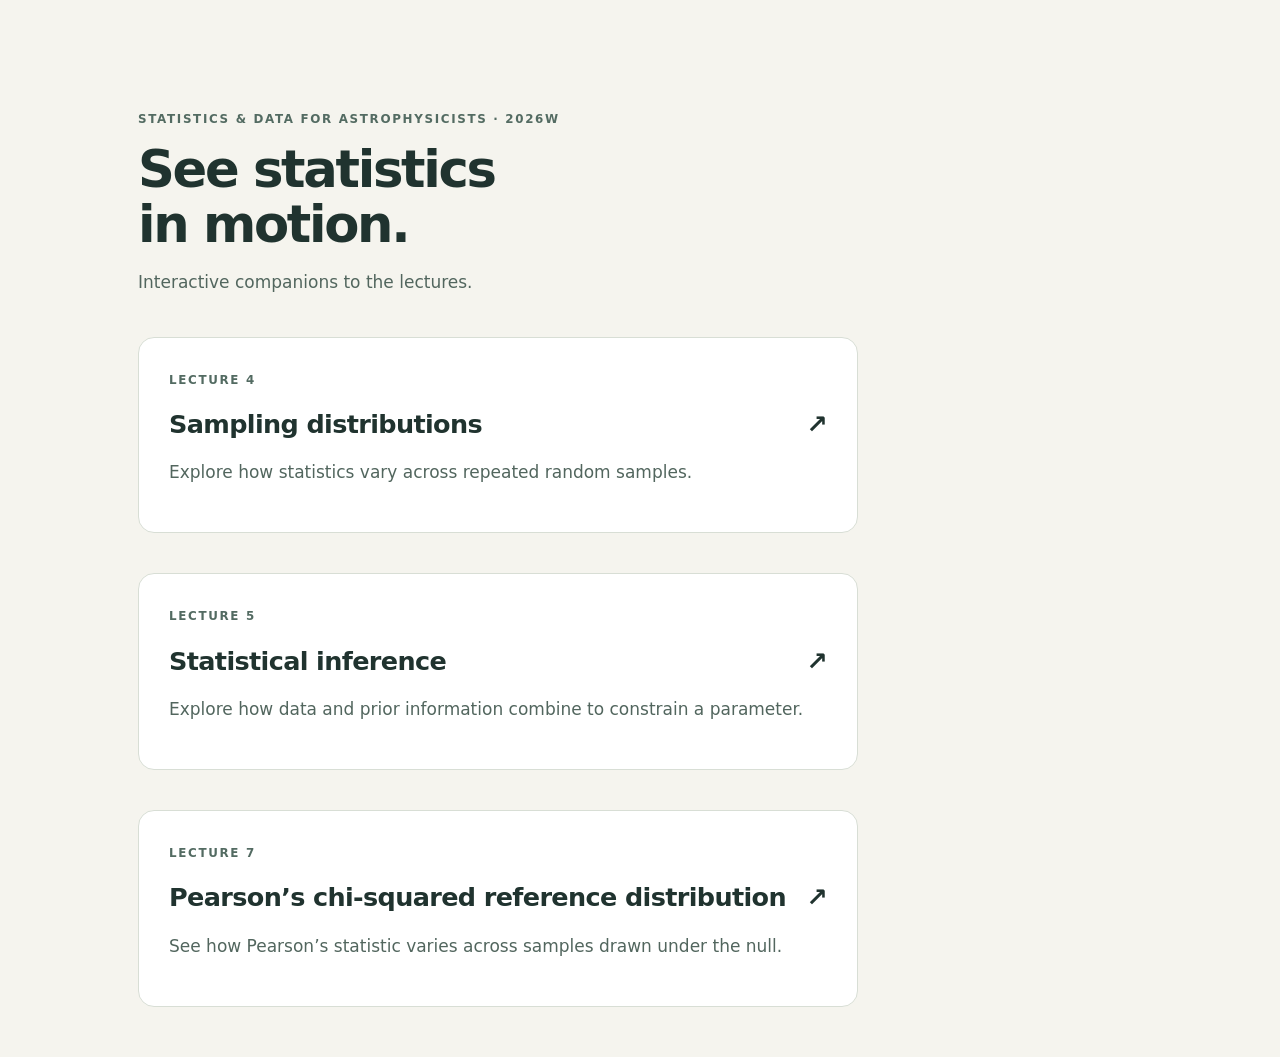
<file: index.html>
<!doctype html><html lang="en"><meta charset="utf-8"><meta name="viewport" content="width=device-width,initial-scale=1"><title>STA · Interactive visualisations</title><link rel="stylesheet" href="style.css"><main class="home"><p class="eyebrow">STATISTICS & DATA FOR ASTROPHYSICISTS · 2026W</p><h1>See statistics<br>in motion.</h1><p class="intro">Interactive companions to the lectures.</p><a class="card" href="lecture-4/"><span class="eyebrow">LECTURE 4</span><h2>Sampling distributions <span aria-hidden="true">↗</span></h2><p>Explore how statistics vary across repeated random samples.</p></a><a class="card" href="lecture-5/"><span class="eyebrow">LECTURE 5</span><h2>Statistical inference <span aria-hidden="true">↗</span></h2><p>Explore how data and prior information combine to constrain a parameter.</p></a><a class="card" href="lecture-7/"><span class="eyebrow">LECTURE 7</span><h2>Pearson’s chi-squared reference distribution <span aria-hidden="true">↗</span></h2><p>See how Pearson’s statistic varies across samples drawn under the null.</p></a></main></html>
</file>
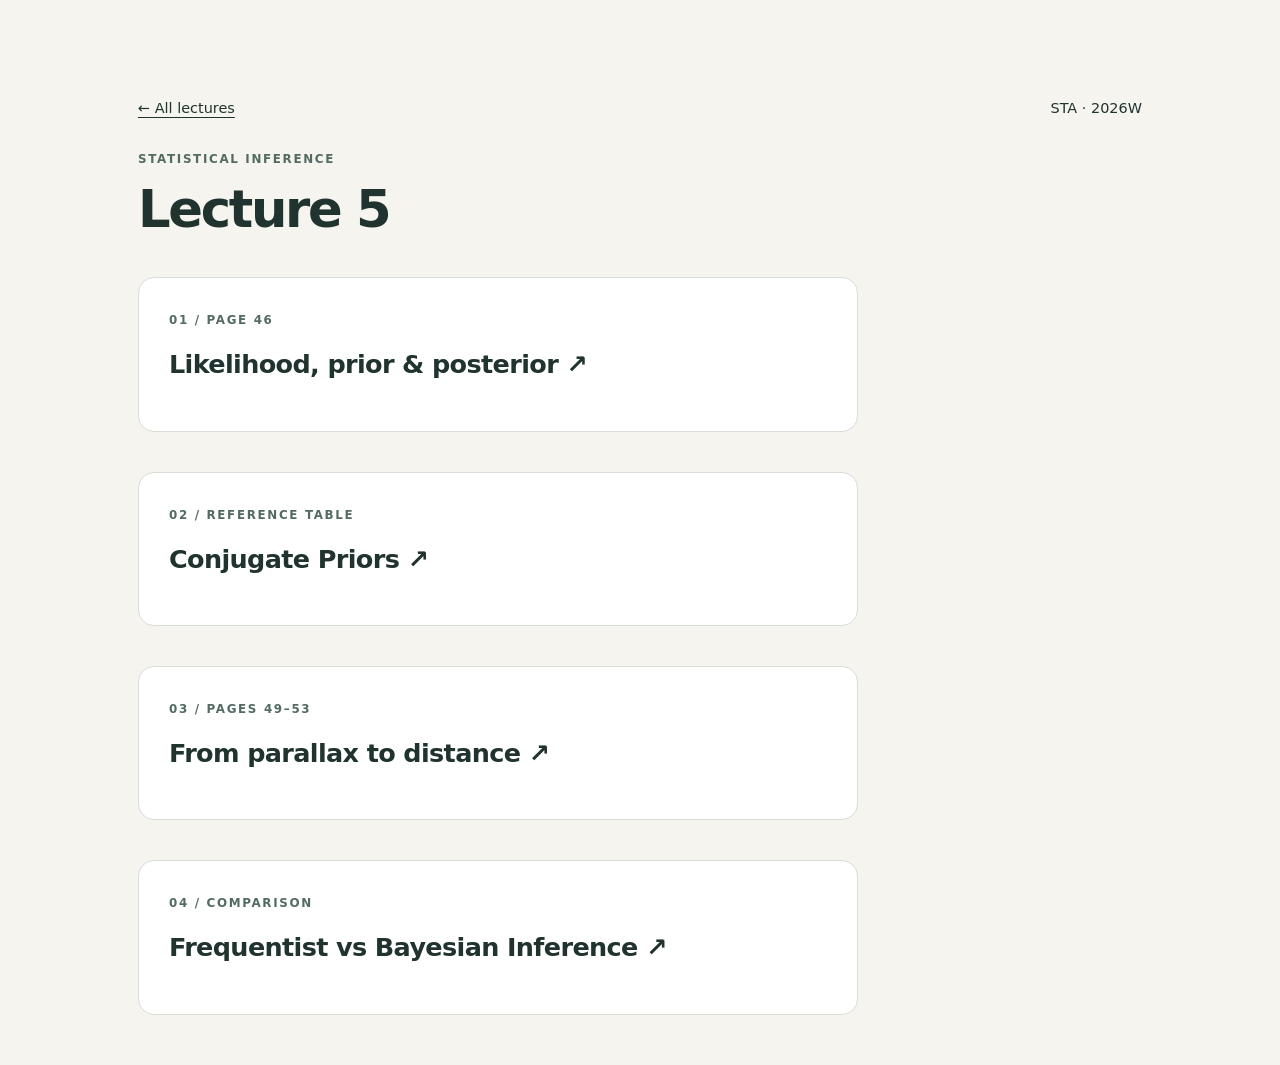
<file: lecture-3/index.html>
<!doctype html><html lang="en"><meta charset="utf-8"><meta http-equiv="refresh" content="0;url=../lecture-5/"><title>Moved to Lecture 5</title><link rel="canonical" href="../lecture-5/"><p>This page is now part of <a href="../lecture-5/">Lecture 5</a>.</p></html>
</file>
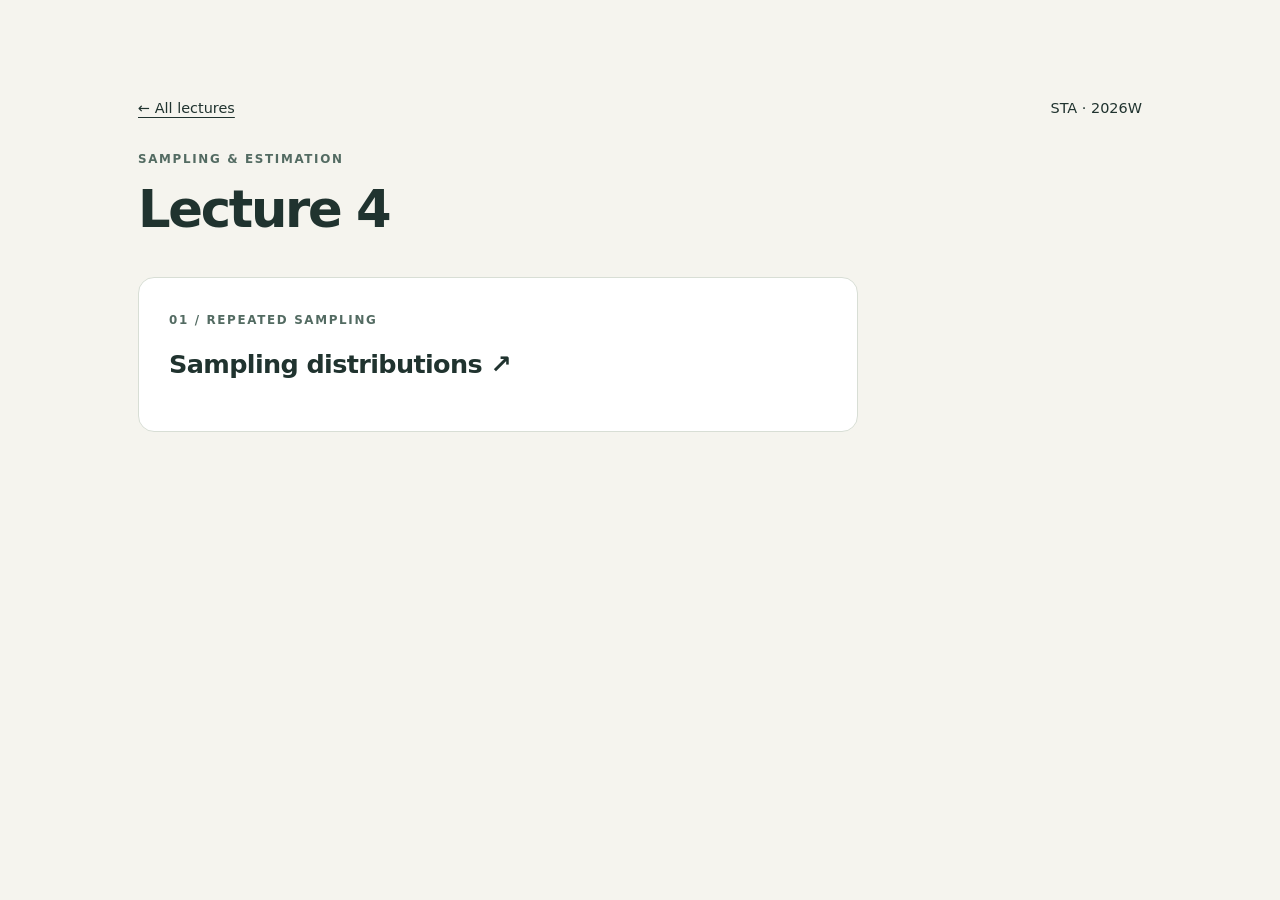
<file: lecture-4/index.html>
<!doctype html><html lang="en"><meta charset="utf-8"><meta name="viewport" content="width=device-width,initial-scale=1"><title>Lecture 4 · Visualisations</title><link rel="stylesheet" href="../style.css"><main class="home"><nav><a href="../">← All lectures</a><span>STA · 2026W</span></nav><p class="eyebrow">SAMPLING & ESTIMATION</p><h1>Lecture 4</h1><a class="card" href="sampling-distributions/"><span class="eyebrow">01 / REPEATED SAMPLING</span><h2>Sampling distributions ↗</h2></a></main></html>
</file>
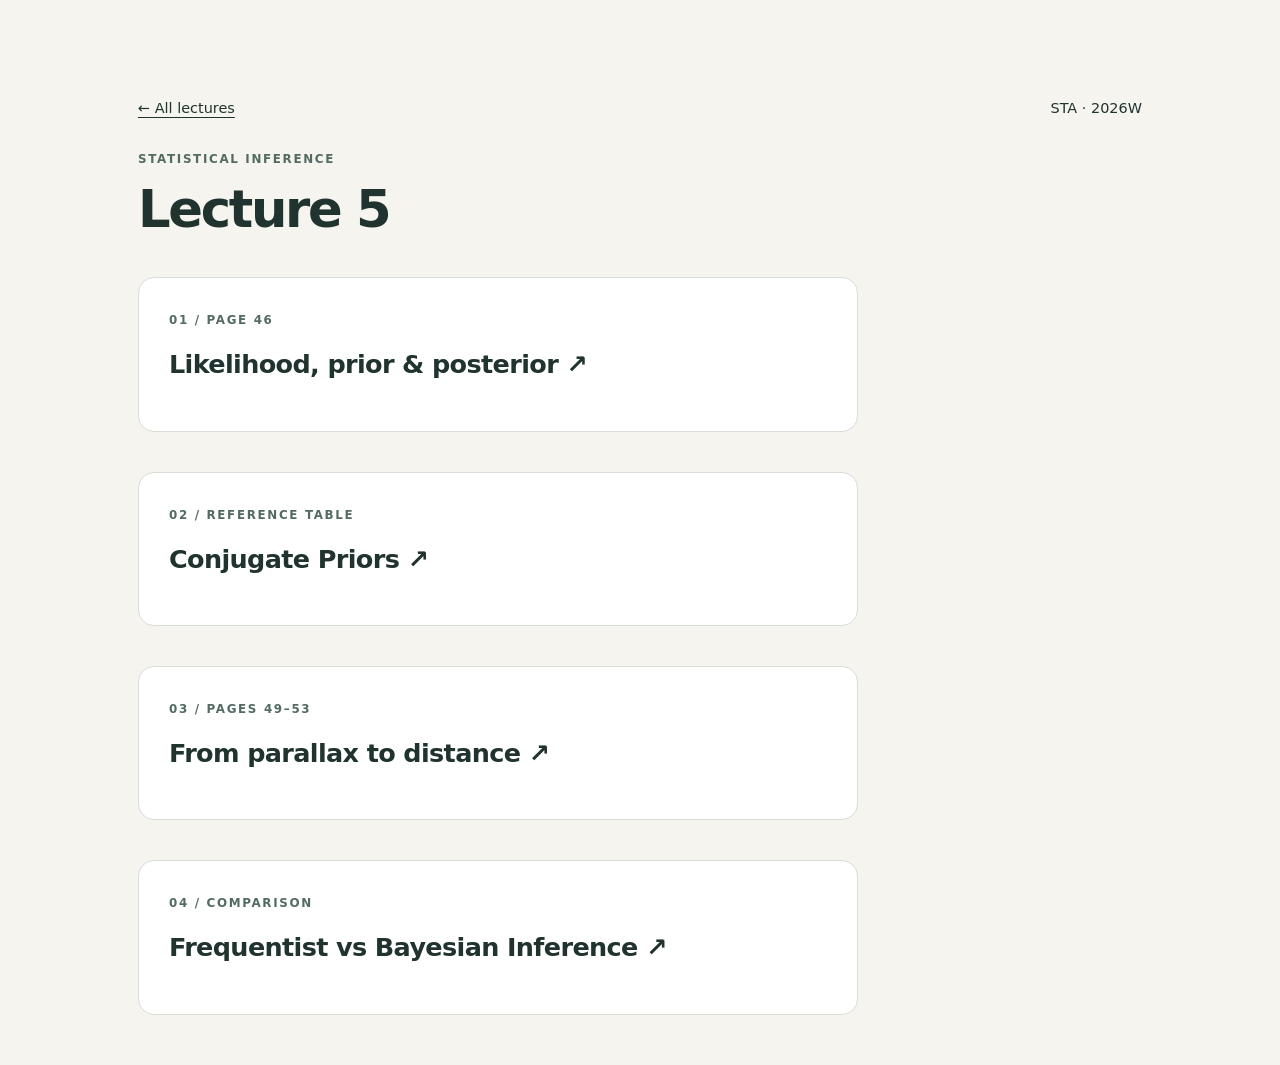
<file: lecture-5/index.html>
<!doctype html><html lang="en"><meta charset="utf-8"><meta name="viewport" content="width=device-width,initial-scale=1"><title>Lecture 5 · Visualisations</title><link rel="stylesheet" href="../style.css?v=pages-2"><main class="home"><nav><a href="../">← All lectures</a><span>STA · 2026W</span></nav><p class="eyebrow">STATISTICAL INFERENCE</p><h1>Lecture 5</h1><a class="card" href="gaussian-update/"><span class="eyebrow">01 / PAGE 46</span><h2>Likelihood, prior & posterior ↗</h2></a><a class="card" href="conjugate-priors/"><span class="eyebrow">02 / REFERENCE TABLE</span><h2>Conjugate Priors ↗</h2></a><a class="card" href="parallax-distance/"><span class="eyebrow">03 / PAGES 49–53</span><h2>From parallax to distance ↗</h2></a><a class="card" href="frequentist-vs-bayesian/"><span class="eyebrow">04 / COMPARISON</span><h2>Frequentist vs Bayesian Inference ↗</h2></a></main></html>
</file>
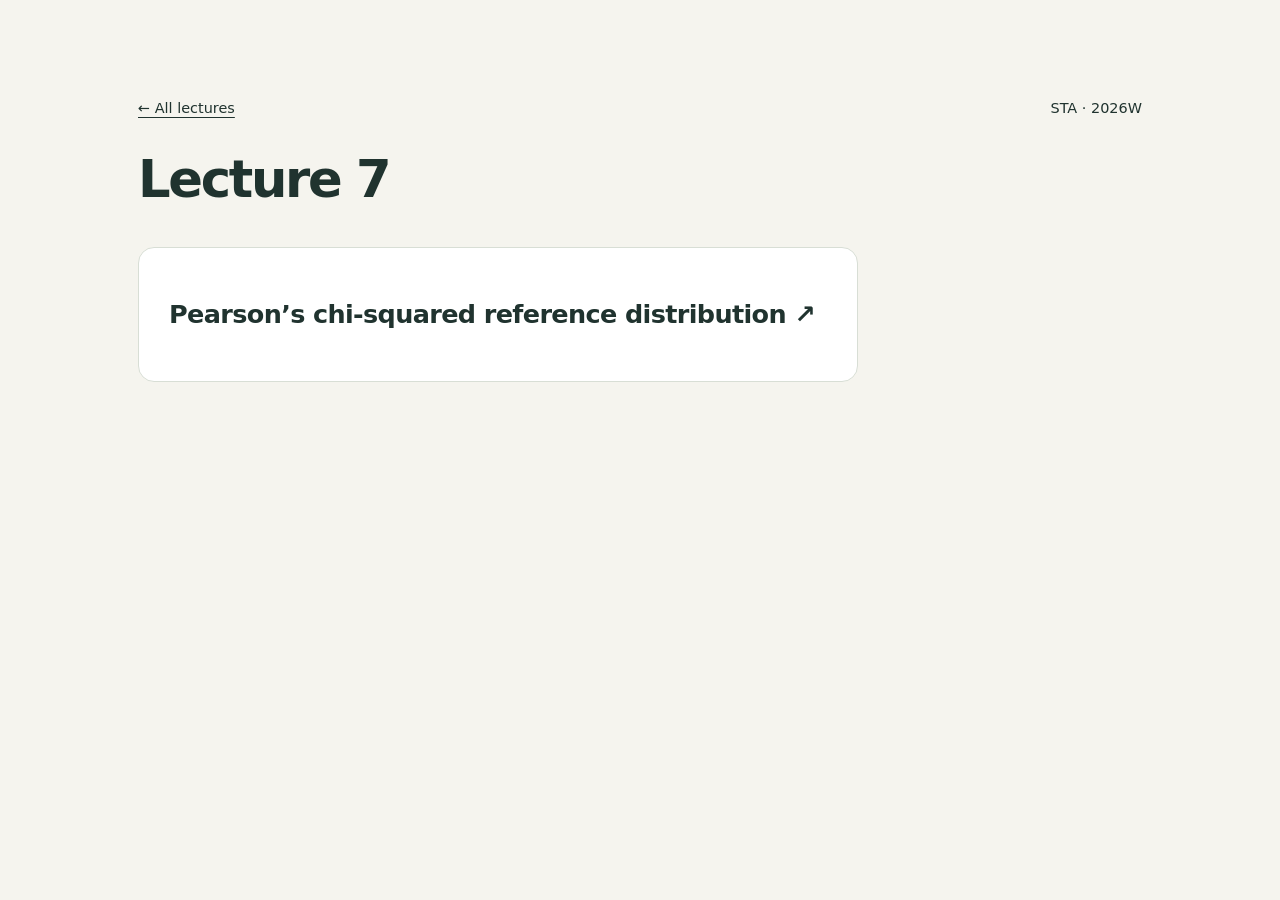
<file: lecture-7/index.html>
<!doctype html>
<html lang="en">
<head>
  <meta charset="utf-8">
  <meta name="viewport" content="width=device-width,initial-scale=1">
  <title>Lecture 7 · Visualisations</title>
  <link rel="stylesheet" href="../style.css">
</head>
<body>
<main class="home">
  <nav><a href="../">← All lectures</a><span>STA · 2026W</span></nav>
  <h1>Lecture 7</h1>
  <a class="card" href="pearson-chi-squared/">
    <h2>Pearson’s chi-squared reference distribution ↗</h2>
  </a>
</main>
</body>
</html>
</file>
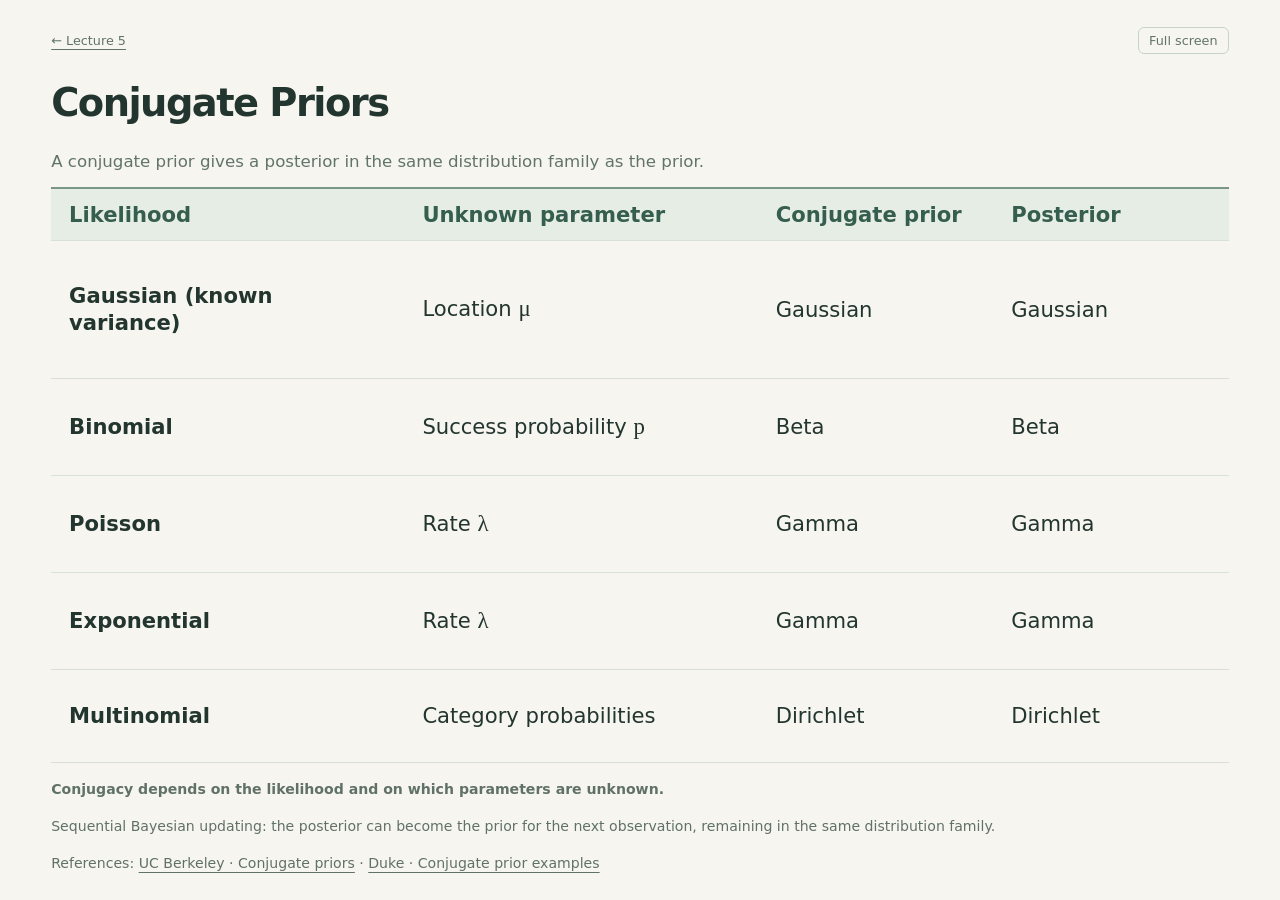
<file: lecture-3/conjugate-priors/index.html>
<!doctype html><html lang="en"><meta charset="utf-8"><meta http-equiv="refresh" content="0;url=../../lecture-5/conjugate-priors/"><title>Moved to Lecture 5</title><link rel="canonical" href="../../lecture-5/conjugate-priors/"><p>This page is now part of <a href="../../lecture-5/conjugate-priors/">Lecture 5</a>.</p></html>
</file>
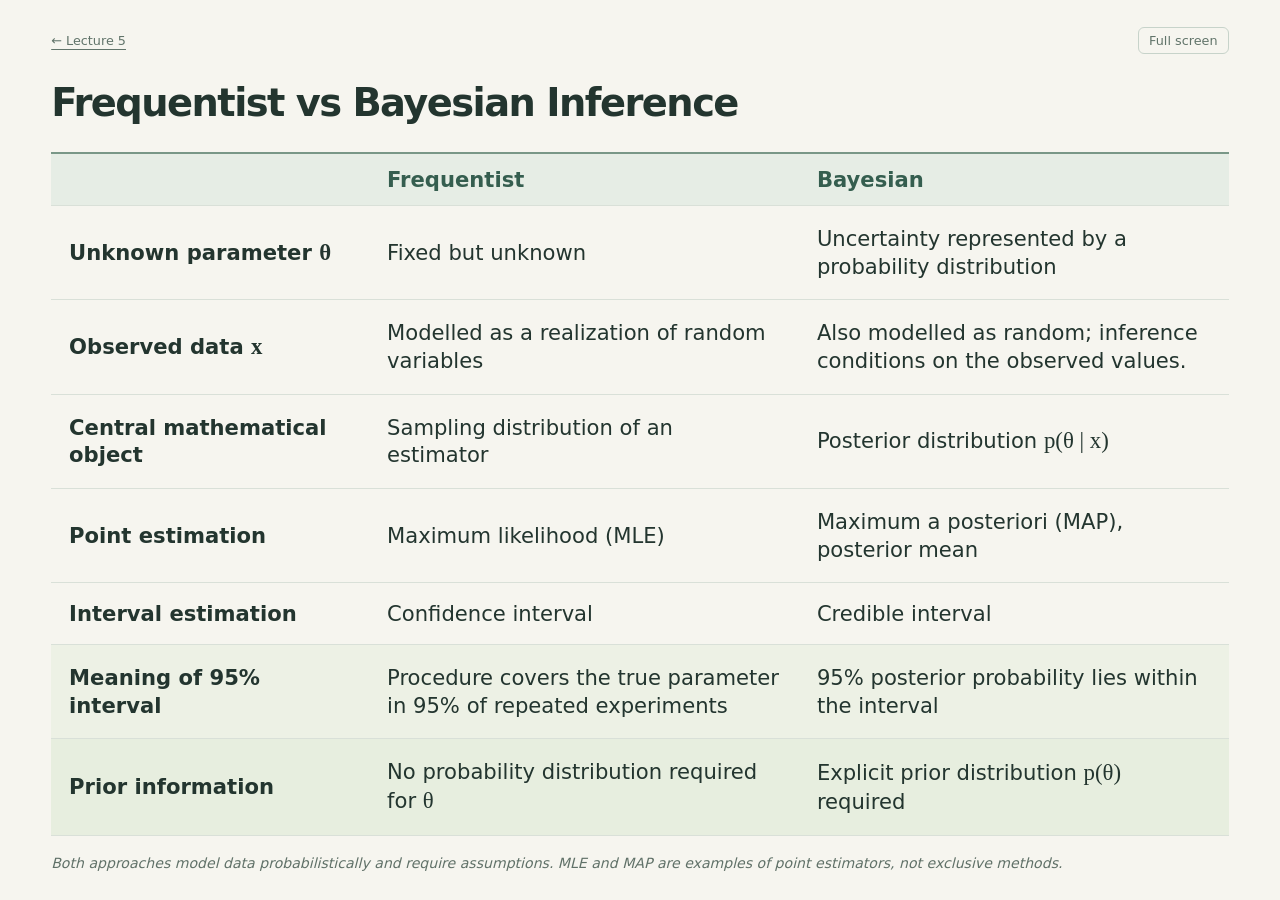
<file: lecture-3/frequentist-vs-bayesian/index.html>
<!doctype html><html lang="en"><meta charset="utf-8"><meta http-equiv="refresh" content="0;url=../../lecture-5/frequentist-vs-bayesian/"><title>Moved to Lecture 5</title><link rel="canonical" href="../../lecture-5/frequentist-vs-bayesian/"><p>This page is now part of <a href="../../lecture-5/frequentist-vs-bayesian/">Lecture 5</a>.</p></html>
</file>
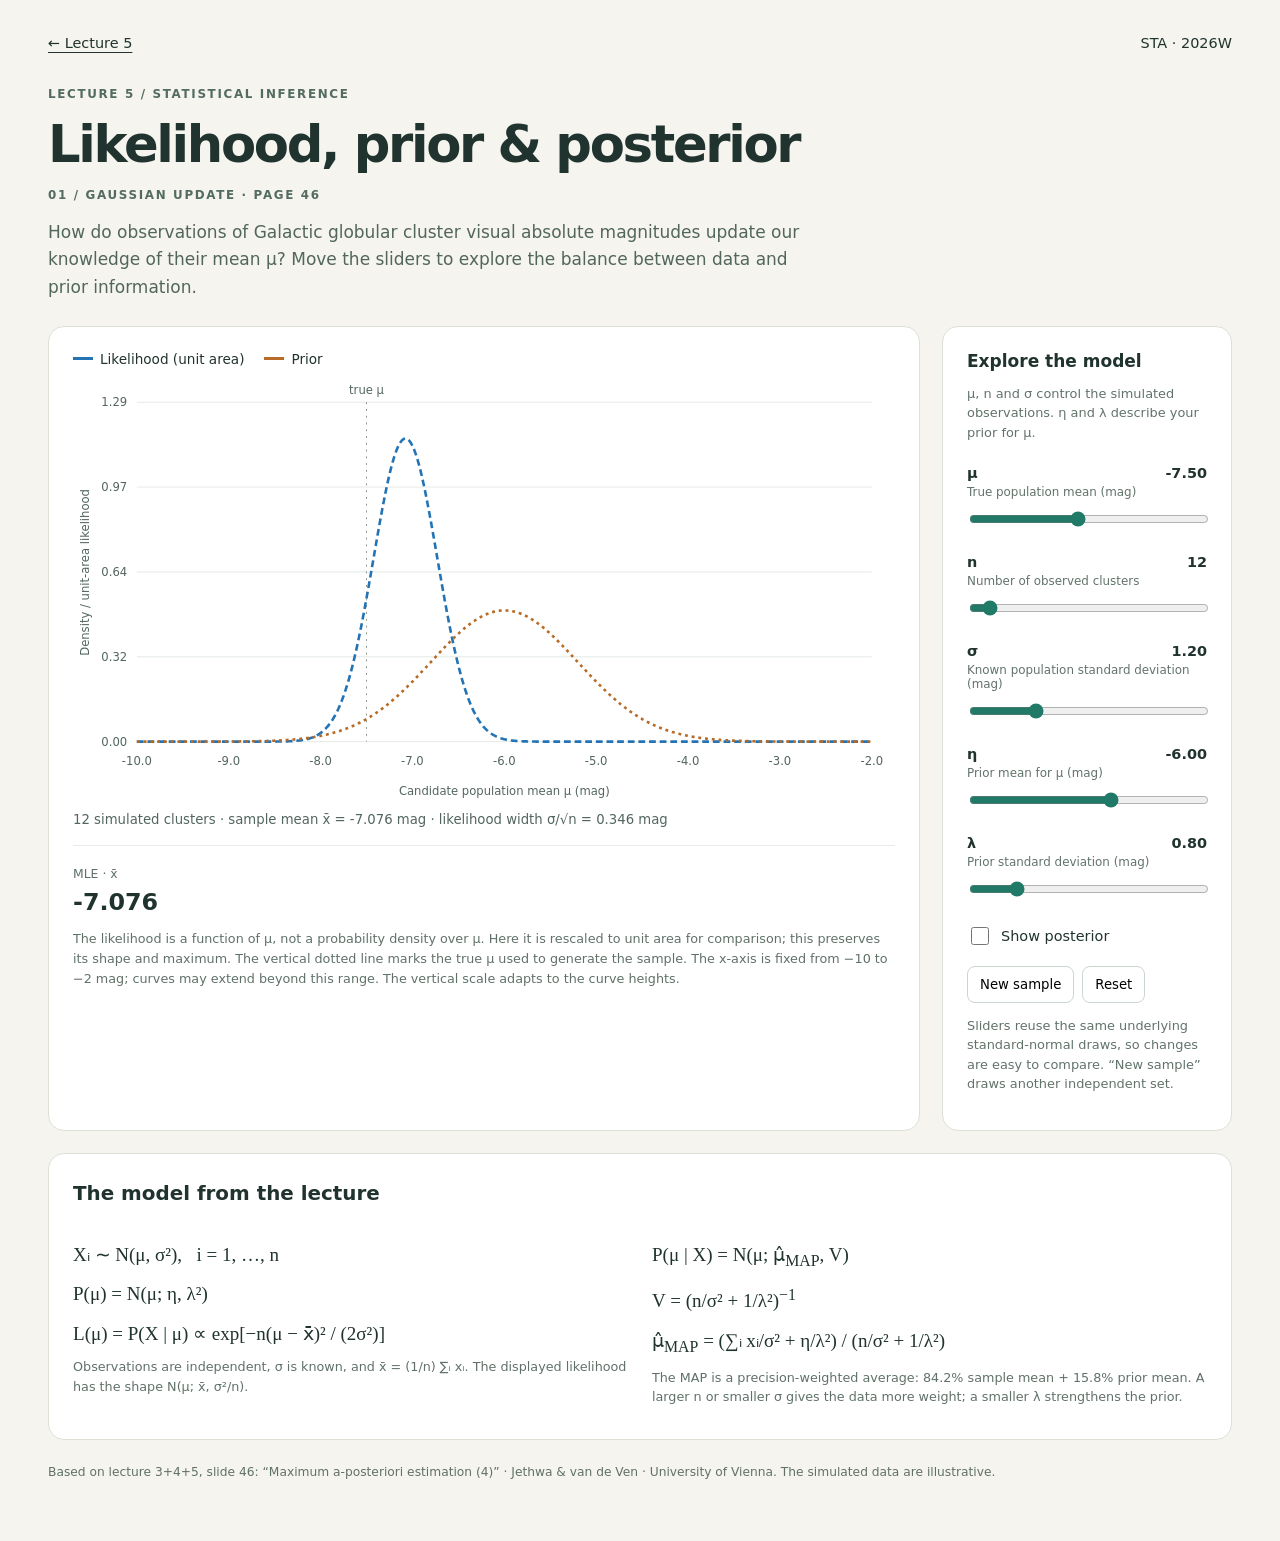
<file: lecture-3/gaussian-update/index.html>
<!doctype html><html lang="en"><meta charset="utf-8"><meta http-equiv="refresh" content="0;url=../../lecture-5/gaussian-update/"><title>Moved to Lecture 5</title><link rel="canonical" href="../../lecture-5/gaussian-update/"><p>This page is now part of <a href="../../lecture-5/gaussian-update/">Lecture 5</a>.</p></html>
</file>
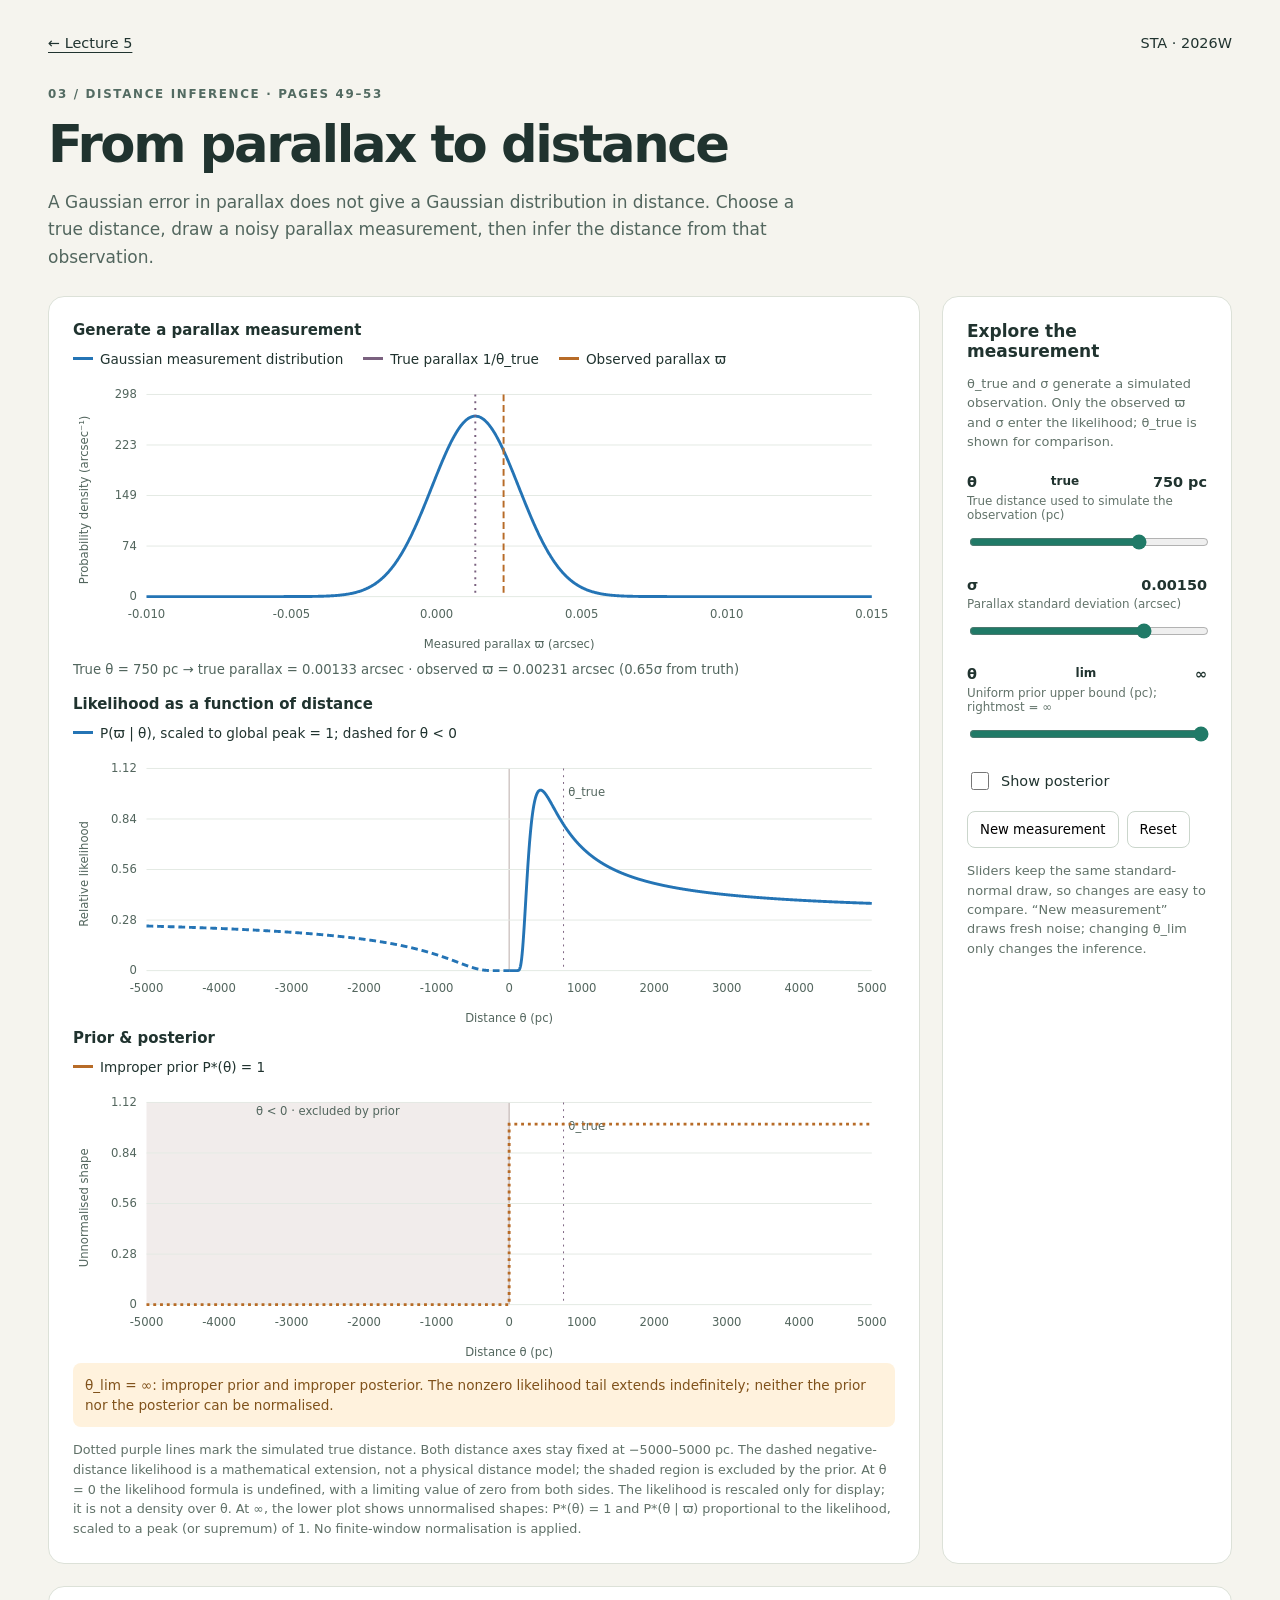
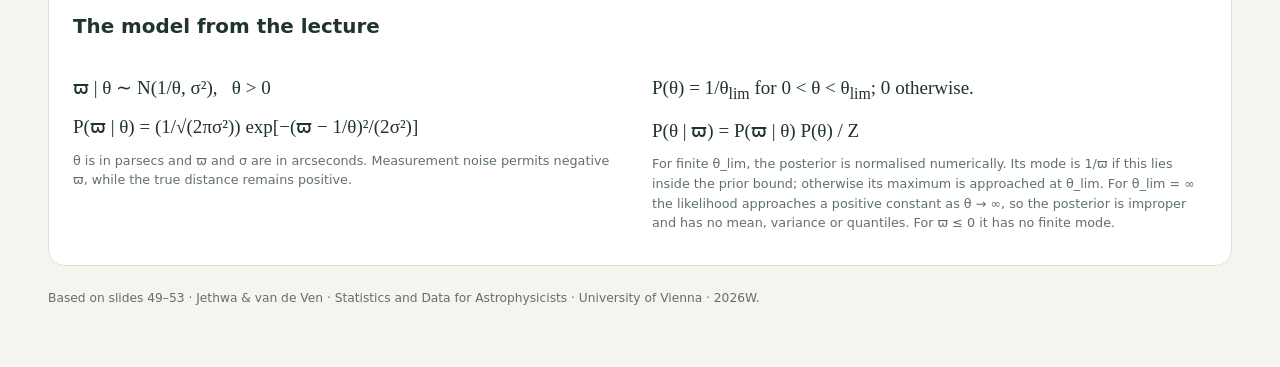
<file: lecture-3/parallax-distance/index.html>
<!doctype html><html lang="en"><meta charset="utf-8"><meta http-equiv="refresh" content="0;url=../../lecture-5/parallax-distance/"><title>Moved to Lecture 5</title><link rel="canonical" href="../../lecture-5/parallax-distance/"><p>This page is now part of <a href="../../lecture-5/parallax-distance/">Lecture 5</a>.</p></html>
</file>
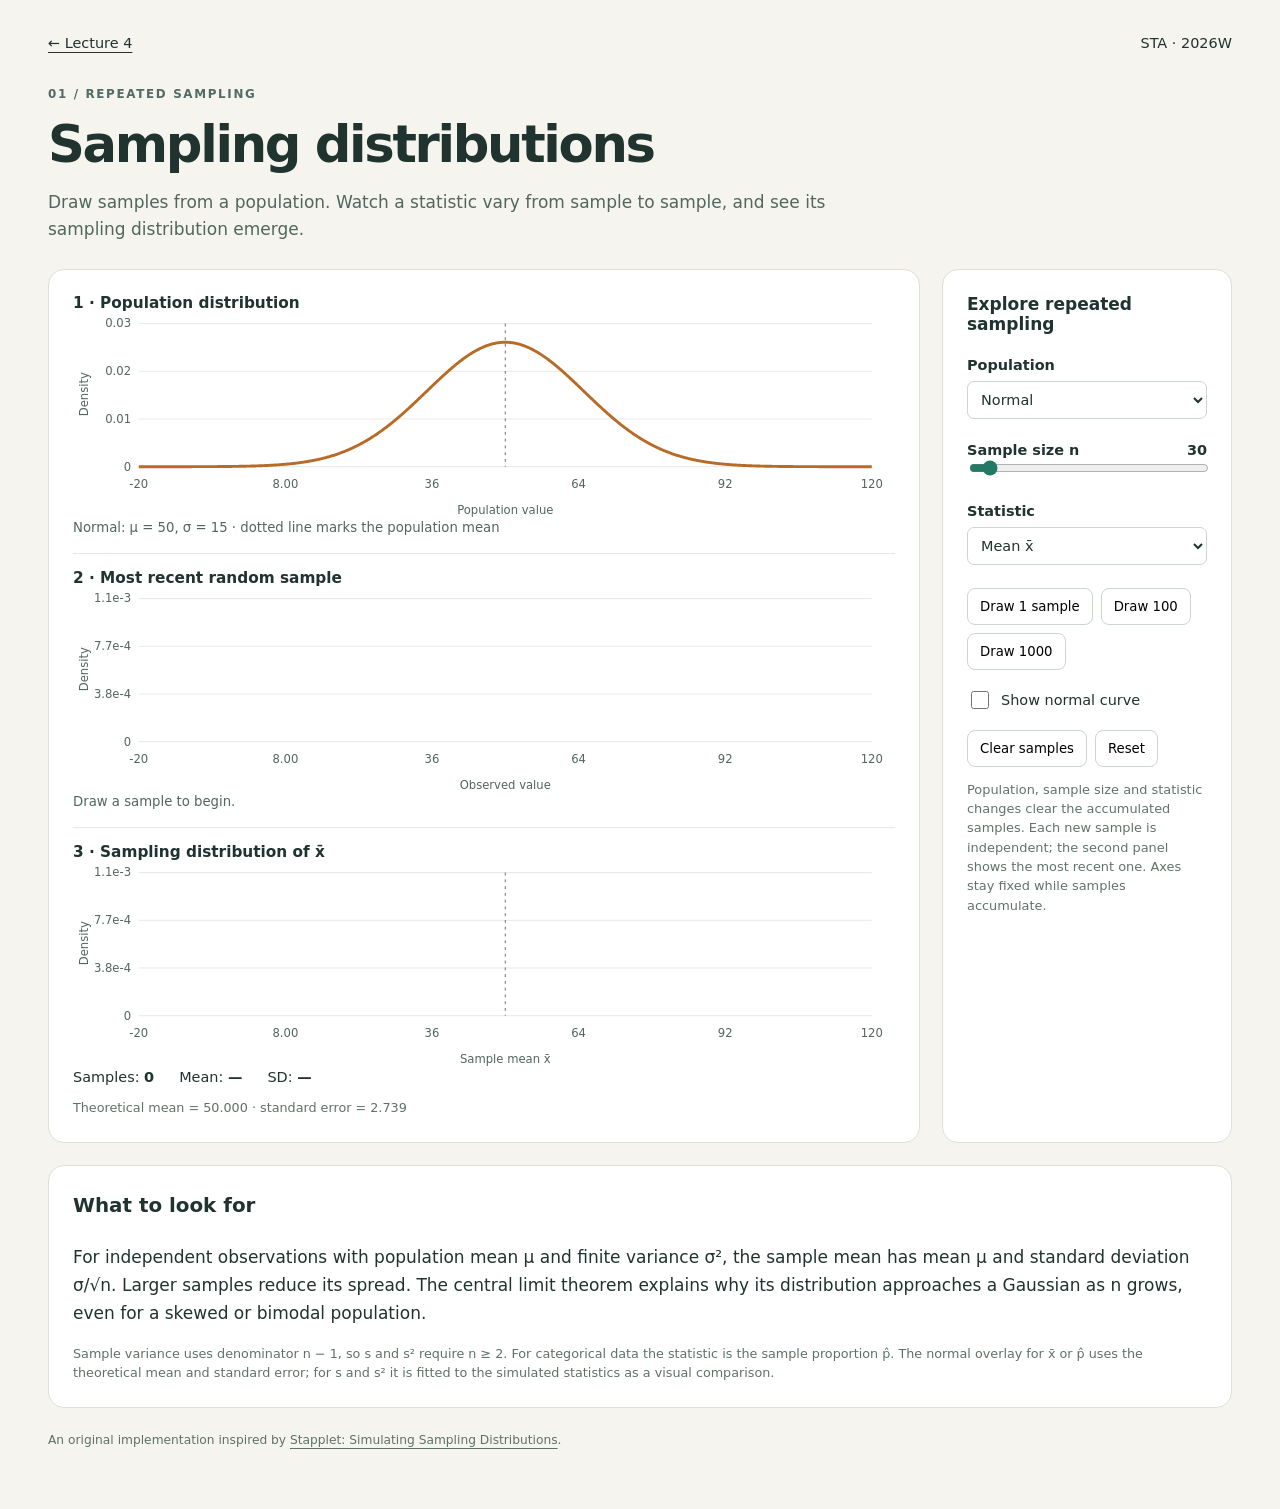
<file: lecture-4/sampling-distributions/index.html>
<!doctype html><html lang="en"><head><meta charset="utf-8"><meta name="viewport" content="width=device-width,initial-scale=1"><title>Sampling distributions · Lecture 4</title><link rel="stylesheet" href="../../style.css"><style>select,input[type=number]{font:inherit;font-size:.85rem;width:100%;padding:9px;border:1px solid #cbd6cc;border-radius:7px;background:white;color:inherit;margin-top:8px}.sampling-plots h3{font-size:.9rem;margin:0}.sampling-plots .sample{margin:0 0 18px}.sampling-plots svg{margin:0}.controls .buttons{flex-wrap:wrap}.sampling-summary{display:flex;gap:25px;flex-wrap:wrap;font-size:.85rem}.sampling-summary strong{font-variant-numeric:tabular-nums}.stage{border-top:1px solid #e4eae3;padding-top:15px}.stage:first-child{border-top:0;padding-top:0}</style></head><body><main><nav><a href="../">← Lecture 4</a><span>STA · 2026W</span></nav><p class="eyebrow">01 / REPEATED SAMPLING</p><h1>Sampling distributions</h1><p class="intro">Draw samples from a population. Watch a statistic vary from sample to sample, and see its sampling distribution emerge.</p><div class="layout"><div class="plot-panel sampling-plots"><section class="stage"><h3>1 · Population distribution</h3><svg id="population" viewBox="0 0 850 215" role="img" aria-label="Population distribution"></svg><p class="sample" id="population-info"></p></section><section class="stage"><h3>2 · Most recent random sample</h3><svg id="sample" viewBox="0 0 850 215" role="img" aria-label="Distribution of the most recent sample"></svg><p class="sample" id="sample-info">Draw a sample to begin.</p></section><section class="stage"><h3>3 · Sampling distribution of <span id="stat-name">x̄</span></h3><svg id="sampling" viewBox="0 0 850 215" role="img" aria-label="Accumulated sampling distribution"></svg><div class="sampling-summary" aria-live="polite"><span>Samples: <strong id="count">0</strong></span><span>Mean: <strong id="stat-mean">—</strong></span><span>SD: <strong id="stat-sd">—</strong></span></div><p class="note" id="sampling-info"></p></section></div><aside class="controls"><h3>Explore repeated sampling</h3><div class="control"><label for="population-type">Population</label><select id="population-type"><option value="normal">Normal</option><option value="uniform">Uniform</option><option value="skewed">Skewed (exponential)</option><option value="bimodal">Bimodal</option><option value="categorical">Categorical (success / failure)</option></select></div><div class="control" id="p-control" hidden><label for="p">Success probability p <output id="p-value">0.50</output></label><input id="p" type="range" min="0.05" max="0.95" step="0.05" value="0.5"></div><div class="control"><label for="n">Sample size n <output id="n-value">30</output></label><input id="n" type="range" min="1" max="500" step="1" value="30"></div><div class="control"><label for="statistic">Statistic</label><select id="statistic"><option value="mean">Mean x̄</option><option value="sd">Sample standard deviation s</option><option value="variance">Sample variance s²</option></select></div><div class="buttons"><button id="one">Draw 1 sample</button><button id="hundred">Draw 100</button><button id="thousand">Draw 1000</button></div><label class="toggle"><input type="checkbox" id="normal-curve"> Show normal curve</label><div class="buttons"><button id="clear">Clear samples</button><button id="reset">Reset</button></div><p>Population, sample size and statistic changes clear the accumulated samples. Each new sample is independent; the second panel shows the most recent one. Axes stay fixed while samples accumulate.</p><p id="notice" role="status"></p></aside></div><div class="equations"><h3>What to look for</h3><p>For independent observations with population mean μ and finite variance σ², the sample mean has mean μ and standard deviation σ/√n. Larger samples reduce its spread. The central limit theorem explains why its distribution approaches a Gaussian as n grows, even for a skewed or bimodal population.</p><p class="note">Sample variance uses denominator n − 1, so s and s² require n ≥ 2. For categorical data the statistic is the sample proportion p̂. The normal overlay for x̄ or p̂ uses the theoretical mean and standard error; for s and s² it is fitted to the simulated statistics as a visual comparison.</p></div><p class="source">An original implementation inspired by <a href="https://www.stapplet.com/sampdist.html">Stapplet: Simulating Sampling Distributions</a>.</p></main><script src="app.js?v=sampling-1"></script></body></html>
</file>
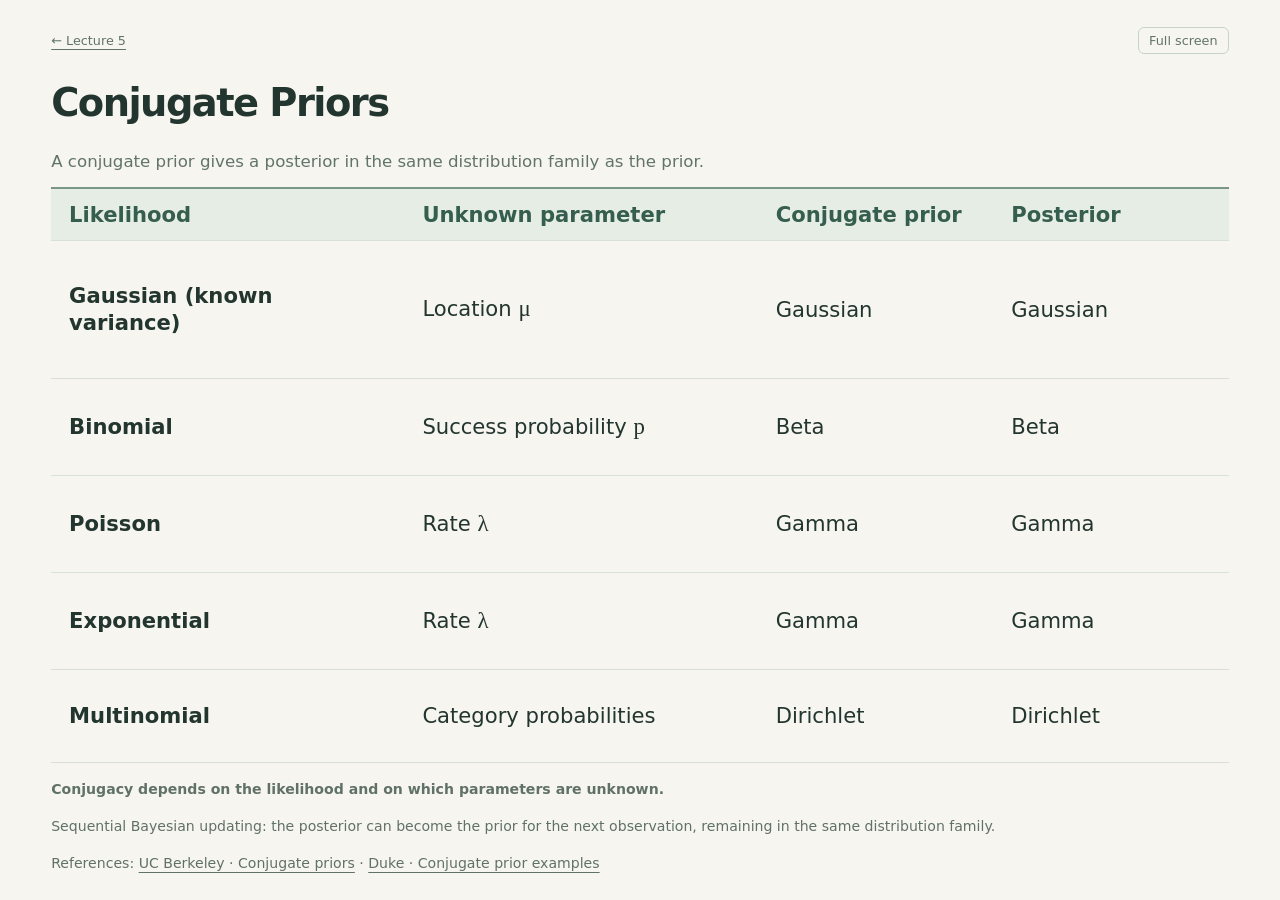
<file: lecture-5/conjugate-priors/index.html>
<!doctype html><html lang="en"><head><meta charset="utf-8"><meta name="viewport" content="width=device-width,initial-scale=1"><title>Conjugate Priors · Lecture 5</title><style>*{box-sizing:border-box}body{margin:0;background:#f6f5ef;color:#23352f;font-family:ui-sans-serif,system-ui,-apple-system,sans-serif}.slide{width:100%;min-height:100svh;padding:3vh 4vw;display:flex;flex-direction:column;gap:1.8vh}nav{display:flex;justify-content:space-between;align-items:center;font-size:clamp(12px,1vw,19px);color:#61746a}a{color:inherit;text-underline-offset:4px}button{font:inherit;color:inherit;background:transparent;border:1px solid #c7d3ca;border-radius:6px;padding:.4em .8em;cursor:pointer}button:hover{background:#e8eee8}h1{font-size:clamp(28px,3vw,58px);line-height:1.1;letter-spacing:-.04em;font-weight:600;margin:.3em 0}.subtitle{margin:0;color:#61746a;font-size:clamp(15px,1.3vw,25px)}.table-wrap{flex:1;display:flex}table{width:100%;border-collapse:collapse;table-layout:fixed;font-size:clamp(16px,1.65vw,32px);line-height:1.32}th,td{text-align:left;vertical-align:middle;padding:1.3vh 1.4vw;border-bottom:1px solid #d9e0d8}thead th{font-weight:650;color:#355e4f;background:#e6ede5;border-top:2px solid #799787}tbody th{font-weight:600}th:first-child{width:27%}th:nth-child(2),th:nth-child(3){width:36.5%}tr.emphasis{background:#edf1e5}tr.emphasis:last-child{background:#e7eedf}.footnote{font-size:clamp(12px,1.1vw,21px);line-height:1.45;color:#607168;margin:0}.math{font-family:Cambria,Georgia,serif;font-size:1.08em}small{display:block;font-size:.74em;color:#607168;margin-top:.25em}.conjugate td{padding-top:1.7vh;padding-bottom:1.7vh}.conjugate th:first-child{width:30%}.conjugate th:nth-child(2){width:30%}.conjugate th:nth-child(3),.conjugate th:nth-child(4){width:20%}.conjugate .math{white-space:normal}.notes{display:flex;justify-content:space-between;gap:20px;flex-wrap:wrap}button:focus-visible,a:focus-visible{outline:3px solid #b48232;outline-offset:4px}@media(min-aspect-ratio:15/9) and (min-width:1000px){.slide{height:100svh;min-height:620px}.table-wrap{min-height:0}table{height:100%}}@media(max-width:700px){.slide{padding:20px 15px;gap:18px}.table-wrap{overflow-x:auto;display:block}table{min-width:680px;font-size:17px}th,td{padding:14px 16px}h1{font-size:32px}.footnote{font-size:13px}}@media print{.slide{height:auto;min-height:0}nav{display:none}@page{size:landscape;margin:10mm}}</style></head><body><main class="slide"><nav><a href="../">← Lecture 5</a><button id="fullscreen" type="button">Full screen</button></nav><h1>Conjugate Priors</h1><p class="subtitle">A conjugate prior gives a posterior in the same distribution family as the prior.</p><div class="table-wrap"><table class="conjugate" aria-label="Common conjugate likelihood, unknown parameter, prior and posterior families"><thead><tr><th scope="col">Likelihood</th><th scope="col">Unknown parameter</th><th scope="col">Conjugate prior</th><th scope="col">Posterior</th></tr></thead><tbody><tr><td><strong>Gaussian (known variance)</strong></td><td>Location <span class="math">μ</span></td><td>Gaussian</td><td>Gaussian</td></tr><tr><td><strong>Binomial</strong></td><td>Success probability <span class="math">p</span></td><td>Beta</td><td>Beta</td></tr><tr><td><strong>Poisson</strong></td><td>Rate <span class="math">λ</span></td><td>Gamma</td><td>Gamma</td></tr><tr><td><strong>Exponential</strong></td><td>Rate <span class="math">λ</span></td><td>Gamma</td><td>Gamma</td></tr><tr><td><strong>Multinomial</strong></td><td>Category probabilities</td><td>Dirichlet</td><td>Dirichlet</td></tr></tbody></table></div><p class="footnote"><strong>Conjugacy depends on the likelihood and on which parameters are unknown.</strong></p><p class="footnote">Sequential Bayesian updating: the posterior can become the prior for the next observation, remaining in the same distribution family.</p><p class="footnote">References: <a href="https://stat210a.berkeley.edu/fall-2024/reader/bayes-estimation.html#conjugate-priors">UC Berkeley · Conjugate priors</a> · <a href="https://www2.stat.duke.edu/courses/Fall11/sta114/conjug.pdf">Duke · Conjugate prior examples</a></p></main><script>const button=document.getElementById('fullscreen');if(!document.documentElement.requestFullscreen){button.hidden=true;}else{button.addEventListener('click',async()=>{try{if(document.fullscreenElement)await document.exitFullscreen();else await document.documentElement.requestFullscreen();}catch{button.textContent='Use browser full screen';}});document.addEventListener('fullscreenchange',()=>{button.textContent=document.fullscreenElement?'Exit full screen':'Full screen';});}</script></body></html>
</file>
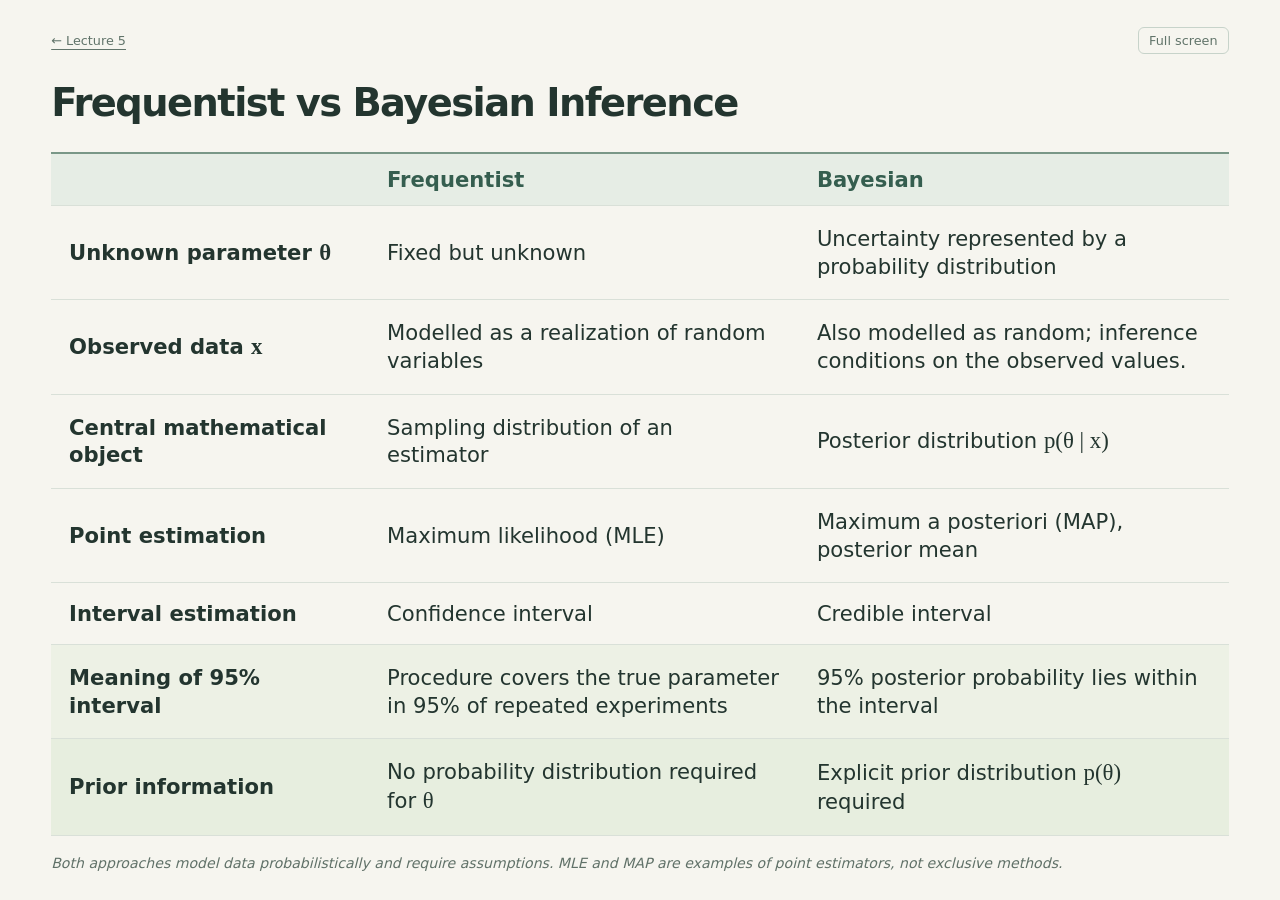
<file: lecture-5/frequentist-vs-bayesian/index.html>
<!doctype html><html lang="en"><head><meta charset="utf-8"><meta name="viewport" content="width=device-width,initial-scale=1"><title>Frequentist vs Bayesian Inference · Lecture 5</title><style>*{box-sizing:border-box}body{margin:0;background:#f6f5ef;color:#23352f;font-family:ui-sans-serif,system-ui,-apple-system,sans-serif}.slide{width:100%;min-height:100svh;padding:3vh 4vw;display:flex;flex-direction:column;gap:1.8vh}nav{display:flex;justify-content:space-between;align-items:center;font-size:clamp(12px,1vw,19px);color:#61746a}a{color:inherit;text-underline-offset:4px}button{font:inherit;color:inherit;background:transparent;border:1px solid #c7d3ca;border-radius:6px;padding:.4em .8em;cursor:pointer}button:hover{background:#e8eee8}h1{font-size:clamp(28px,3vw,58px);line-height:1.1;letter-spacing:-.04em;font-weight:600;margin:.3em 0}.subtitle{margin:0;color:#61746a;font-size:clamp(15px,1.3vw,25px)}.table-wrap{flex:1;display:flex}table{width:100%;border-collapse:collapse;table-layout:fixed;font-size:clamp(16px,1.65vw,32px);line-height:1.32}th,td{text-align:left;vertical-align:middle;padding:1.3vh 1.4vw;border-bottom:1px solid #d9e0d8}thead th{font-weight:650;color:#355e4f;background:#e6ede5;border-top:2px solid #799787}tbody th{font-weight:600}th:first-child{width:27%}th:nth-child(2),th:nth-child(3){width:36.5%}tr.emphasis{background:#edf1e5}tr.emphasis:last-child{background:#e7eedf}.footnote{font-size:clamp(12px,1.1vw,21px);line-height:1.45;color:#607168;margin:0}.math{font-family:Cambria,Georgia,serif;font-size:1.08em}small{display:block;font-size:.74em;color:#607168;margin-top:.25em}.conjugate td{padding-top:1.7vh;padding-bottom:1.7vh}.conjugate th:first-child{width:31%}.conjugate th:nth-child(2){width:27%}.conjugate th:nth-child(3){width:42%}.conjugate .math{white-space:normal}.notes{display:flex;justify-content:space-between;gap:20px;flex-wrap:wrap}button:focus-visible,a:focus-visible{outline:3px solid #b48232;outline-offset:4px}@media(min-aspect-ratio:15/9) and (min-width:1000px){.slide{height:100svh;min-height:620px}.table-wrap{min-height:0}table{height:100%}}@media(max-width:700px){.slide{padding:20px 15px;gap:18px}.table-wrap{overflow-x:auto;display:block}table{min-width:680px;font-size:17px}th,td{padding:14px 16px}h1{font-size:32px}.footnote{font-size:13px}}@media print{.slide{height:auto;min-height:0}nav{display:none}@page{size:landscape;margin:10mm}}</style></head><body><main class="slide"><nav><a href="../">← Lecture 5</a><button id="fullscreen" type="button">Full screen</button></nav><h1>Frequentist vs Bayesian Inference</h1><div class="table-wrap"><table aria-label="Frequentist versus Bayesian inference"><thead><tr><th scope="col"><span aria-label="Aspect of inference"></span></th><th scope="col">Frequentist</th><th scope="col">Bayesian</th></tr></thead><tbody><tr><th scope="row">Unknown parameter <span class="math">θ</span></th><td>Fixed but unknown</td><td>Uncertainty represented by a probability distribution</td></tr><tr><th scope="row">Observed data <span class="math">x</span></th><td>Modelled as a realization of random variables</td><td>Also modelled as random; inference conditions on the observed values.</td></tr><tr><th scope="row">Central mathematical object</th><td>Sampling distribution of an estimator</td><td>Posterior distribution <span class="math">p(θ | x)</span></td></tr><tr><th scope="row">Point estimation</th><td>Maximum likelihood (MLE)</td><td>Maximum a posteriori (MAP), posterior mean</td></tr><tr><th scope="row">Interval estimation</th><td>Confidence interval</td><td>Credible interval</td></tr><tr class="emphasis"><th scope="row">Meaning of 95% interval</th><td>Procedure covers the true parameter in 95% of repeated experiments</td><td>95% posterior probability lies within the interval</td></tr><tr class="emphasis"><th scope="row">Prior information</th><td>No probability distribution required for <span class="math">θ</span></td><td>Explicit prior distribution <span class="math">p(θ)</span> required</td></tr></tbody></table></div><p class="footnote"><em>Both approaches model data probabilistically and require assumptions. MLE and MAP are examples of point estimators, not exclusive methods.</em></p></main><script>const button=document.getElementById('fullscreen');if(!document.documentElement.requestFullscreen){button.hidden=true;}else{button.addEventListener('click',async()=>{try{if(document.fullscreenElement)await document.exitFullscreen();else await document.documentElement.requestFullscreen();}catch{button.textContent='Use browser full screen';}});document.addEventListener('fullscreenchange',()=>{button.textContent=document.fullscreenElement?'Exit full screen':'Full screen';});}</script></body></html>
</file>
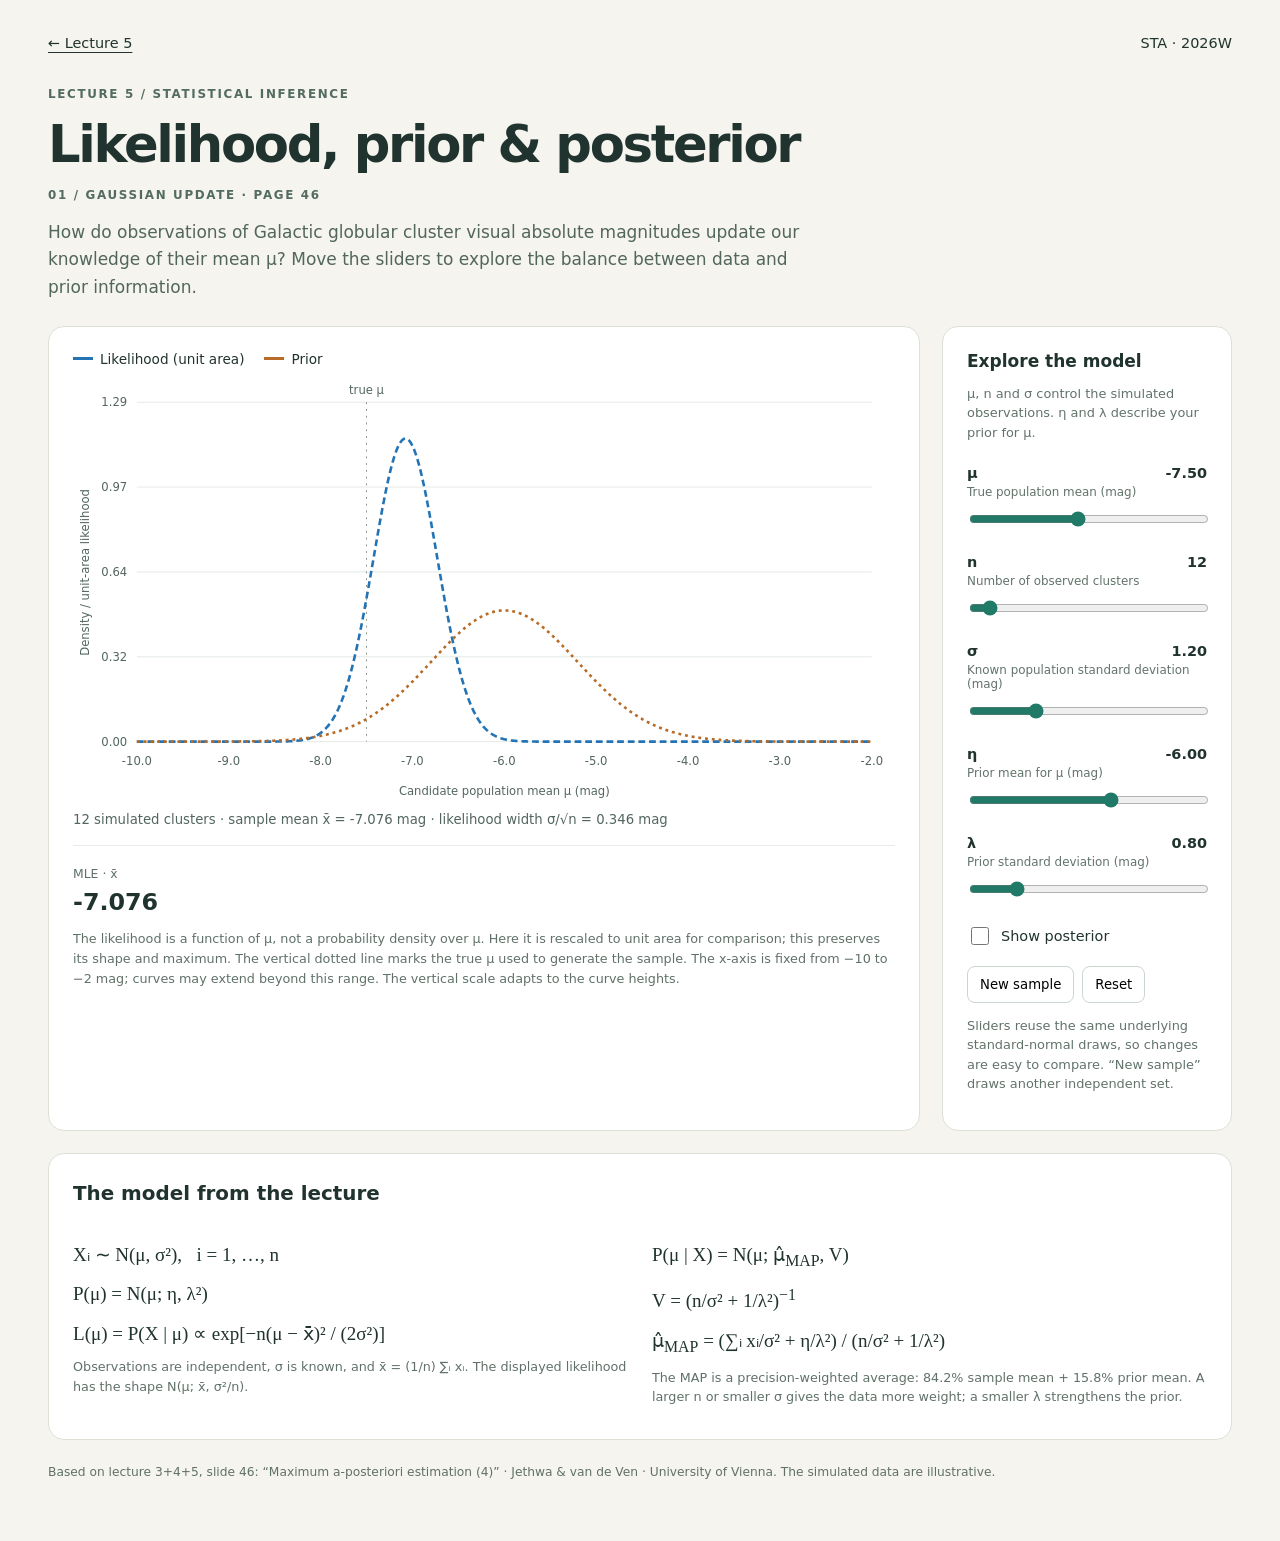
<file: lecture-5/gaussian-update/index.html>
<!doctype html><html lang="en"><head><meta charset="utf-8"><meta name="viewport" content="width=device-width,initial-scale=1"><title>Lecture 5 · Statistical inference</title><link rel="stylesheet" href="../../style.css?v=pages-2"></head><body><main>
<nav><a href="../">← Lecture 5</a><span>STA · 2026W</span></nav>
<p class="eyebrow">LECTURE 5 / STATISTICAL INFERENCE</p><h1>Likelihood, prior & posterior</h1>
<section id="gaussian-update"><p class="eyebrow">01 / GAUSSIAN UPDATE · PAGE 46</p><p class="intro">How do observations of Galactic globular cluster visual absolute magnitudes update our knowledge of their mean μ? Move the sliders to explore the balance between data and prior information.</p>
<div class="layout"><div class="plot-panel"><div class="legend"><span id="likelihood-label" style="--c:#2474b5">Likelihood (unit area)</span><span style="--c:#b76b27">Prior</span><span id="posterior-legend" hidden style="--c:#15816a">Posterior</span></div><svg id="chart" viewBox="0 0 850 440" role="img" aria-labelledby="chart-title chart-desc"><title id="chart-title">Gaussian likelihood, prior and posterior over μ</title><desc id="chart-desc">The posterior combines the likelihood centred on the sample mean and the prior centred on eta.</desc></svg><p class="sample" id="sample"></p><div class="stats" aria-live="polite"><div><small>MLE · x̄</small><strong id="mle"></strong></div><div class="posterior-result" hidden><small>MAP · μ̂<sub>MAP</sub></small><strong id="map"></strong></div><div class="posterior-result" hidden><small>Posterior standard deviation</small><strong id="width"></strong></div></div><p class="note">The likelihood is a function of μ, not a probability density over μ. Here it is rescaled to unit area for comparison; this preserves its shape and maximum. The vertical dotted line marks the true μ used to generate the sample. The x-axis is fixed from −10 to −2 mag; curves may extend beyond this range. The vertical scale adapts to the curve heights.</p></div>
<aside class="controls"><h3>Explore the model</h3><p>μ, n and σ control the simulated observations. η and λ describe your prior for μ.</p>
<div class="control"><label for="mu">μ <output id="mu-value"></output></label><small>True population mean (mag)</small><input id="mu" type="range" min="-12" max="-2" step="0.1" value="-7.5"></div>
<div class="control"><label for="n">n <output id="n-value"></output></label><small>Number of observed clusters</small><input id="n" type="range" min="0" max="200" step="1" value="12"></div>
<div class="control"><label for="sigma">σ <output id="sigma-value"></output></label><small>Known population standard deviation (mag)</small><input id="sigma" type="range" min="0.2" max="4" step="0.05" value="1.2"></div>
<div class="control"><label for="eta">η <output id="eta-value"></output></label><small>Prior mean for μ (mag)</small><input id="eta" type="range" min="-12" max="-2" step="0.1" value="-6"></div>
<div class="control"><label for="lambda">λ <output id="lambda-value"></output></label><small>Prior standard deviation (mag)</small><input id="lambda" type="range" min="0.1" max="4" step="0.05" value="0.8"></div>
<label class="toggle"><input id="show-posterior" type="checkbox"> Show posterior</label><div class="buttons"><button id="resample">New sample</button><button id="reset">Reset</button></div><p>Sliders reuse the same underlying standard-normal draws, so changes are easy to compare. “New sample” draws another independent set.</p></aside></div>
<div class="equations"><h3>The model from the lecture</h3><div class="formula-grid"><div><p class="math">Xᵢ ∼ N(μ, σ²), &nbsp; i = 1, …, n</p><p class="math">P(μ) = N(μ; η, λ²)</p><p class="math">L(μ) = P(X | μ) ∝ exp[−n(μ − x̄)² / (2σ²)]</p><p class="note">Observations are independent, σ is known, and x̄ = (1/n) ∑ᵢ xᵢ. The displayed likelihood has the shape N(μ; x̄, σ²/n).</p></div><div><p class="math">P(μ | X) = N(μ; μ̂<sub>MAP</sub>, V)</p><p class="math">V = (n/σ² + 1/λ²)<sup>−1</sup></p><p class="math">μ̂<sub>MAP</sub> = (∑ᵢ xᵢ/σ² + η/λ²) / (n/σ² + 1/λ²)</p><p class="note" id="weights"></p></div></div></div>
<p class="source">Based on lecture 3+4+5, slide 46: “Maximum a-posteriori estimation (4)” · Jethwa & van de Ven · University of Vienna. The simulated data are illustrative.</p></section></main><script src="../app.js?v=pages-2"></script></body></html>
</file>
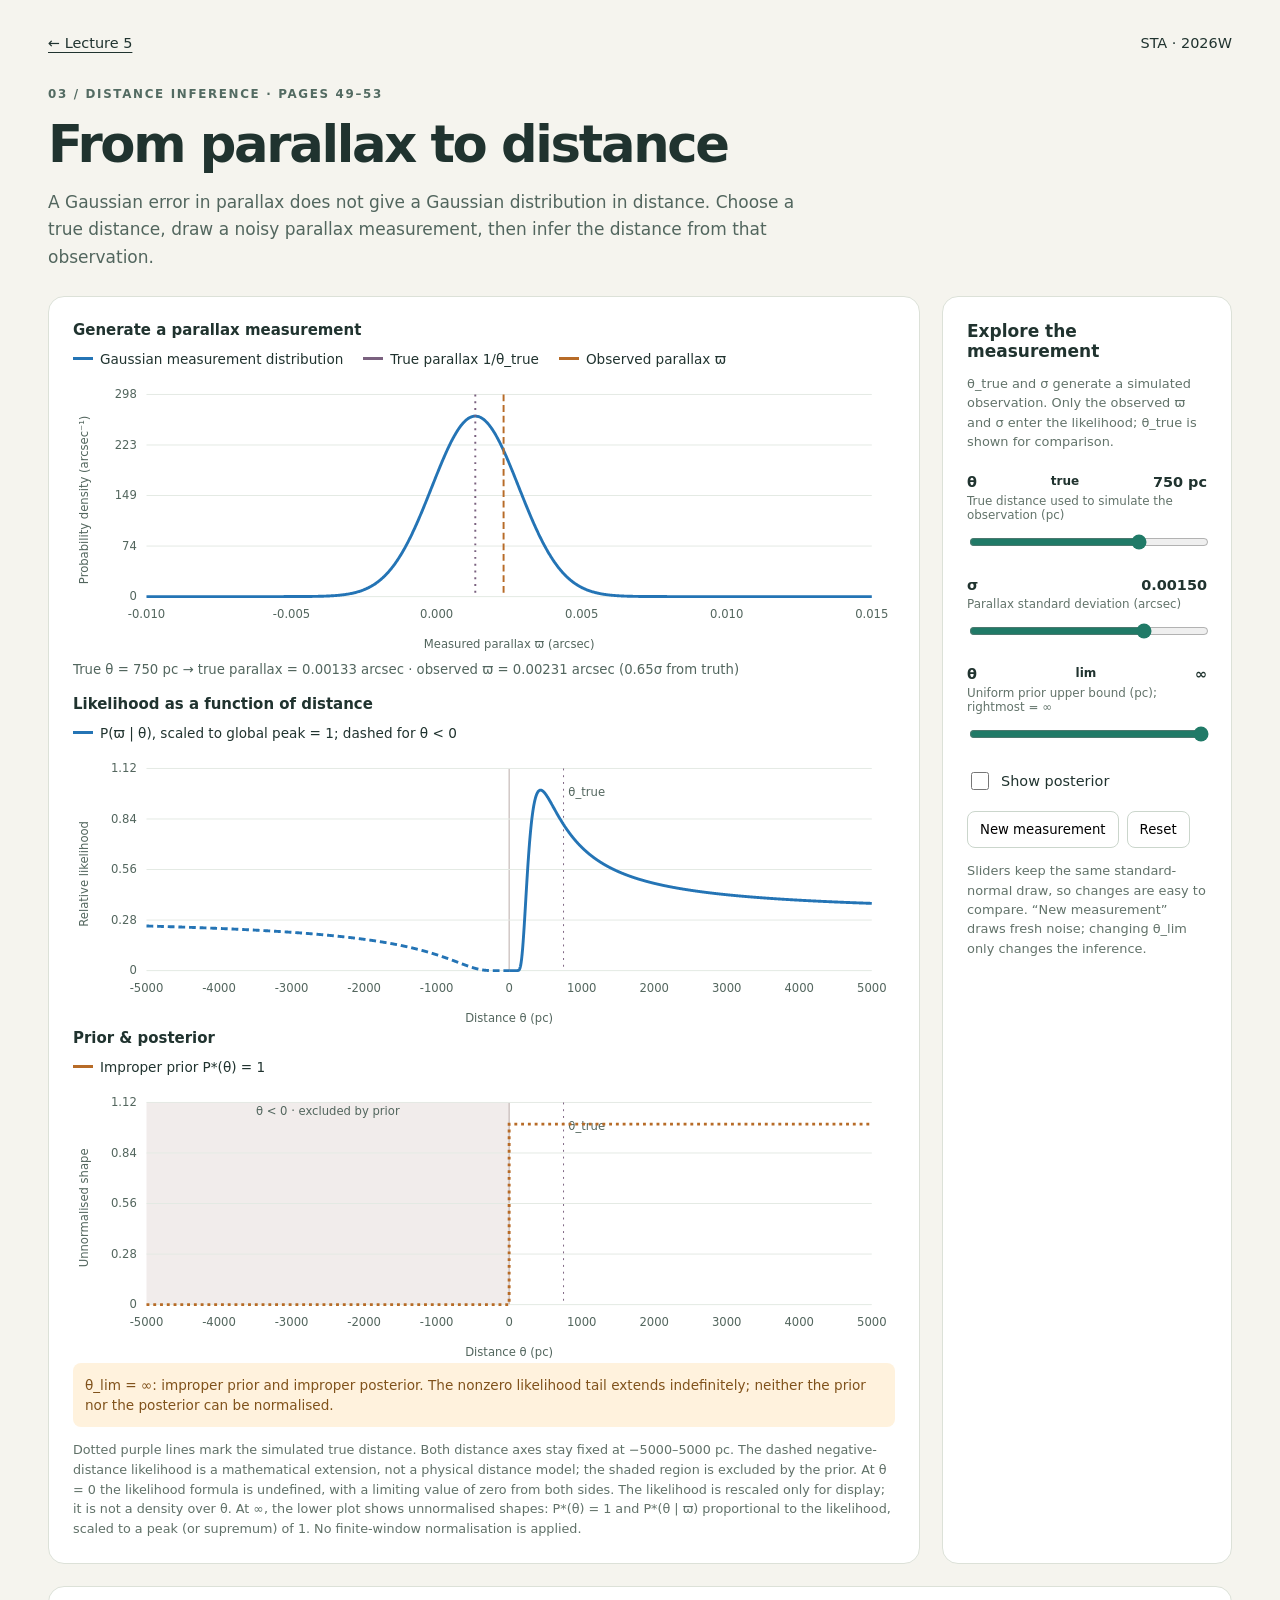
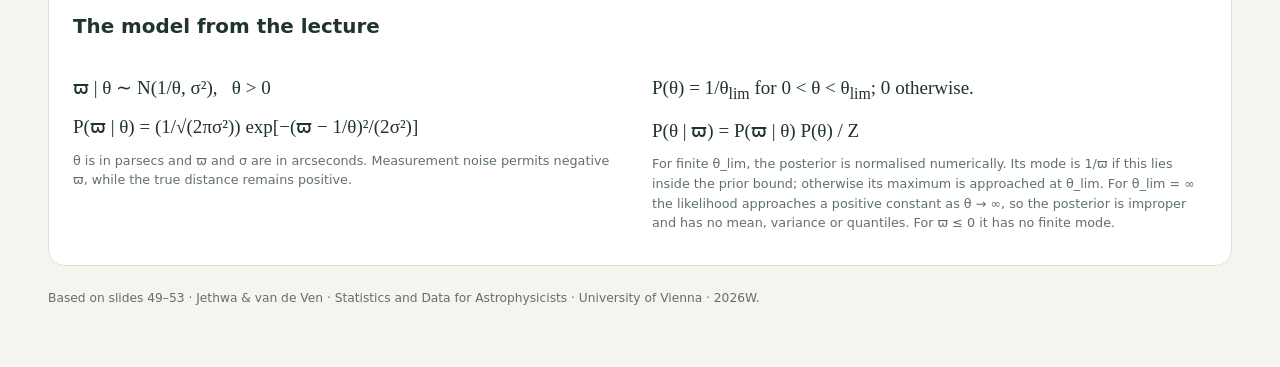
<file: lecture-5/parallax-distance/index.html>
<!doctype html><html lang="en"><head><meta charset="utf-8"><meta name="viewport" content="width=device-width,initial-scale=1"><title>From parallax to distance · Lecture 5</title><link rel="stylesheet" href="../../style.css?v=measurement-1"></head><body><main><nav><a href="../">← Lecture 5</a><span>STA · 2026W</span></nav><p class="eyebrow">03 / DISTANCE INFERENCE · PAGES 49–53</p><h1>From parallax to distance</h1><p class="intro">A Gaussian error in parallax does not give a Gaussian distribution in distance. Choose a true distance, draw a noisy parallax measurement, then infer the distance from that observation.</p>
<div class="layout"><div class="plot-panel distance-charts"><h3 class="plot-heading">Generate a parallax measurement</h3><div class="legend"><span style="--c:#2474b5">Gaussian measurement distribution</span><span style="--c:#7a617f">True parallax 1/θ_true</span><span style="--c:#b76b27">Observed parallax ϖ</span></div><svg id="measurement-chart" viewBox="0 0 850 285" role="img" aria-label="Gaussian parallax measurement distribution with true and sampled parallaxes"></svg><p id="measurement-summary" class="sample" aria-live="polite"></p><h3 class="plot-heading">Likelihood as a function of distance</h3><div class="legend"><span style="--c:#2474b5">P(ϖ | θ), scaled to global peak = 1; dashed for θ &lt; 0</span></div><svg id="likelihood-chart" viewBox="0 0 850 285" role="img" aria-label="Parallax likelihood over positive distance with a dashed negative-distance extension"></svg><h3 class="plot-heading">Prior & posterior</h3><div class="legend"><span style="--c:#b76b27" id="prior-label">Prior P(θ)</span><span style="--c:#15816a" id="posterior-label" hidden>Posterior P(θ | ϖ)</span></div><svg id="density-chart" viewBox="0 0 850 285" role="img" aria-label="Uniform distance prior and optional posterior"></svg><div id="status" class="status" aria-live="polite"></div><div id="posterior-results" hidden><div class="stats"><div><small>Mode · θ<sub>mode</sub></small><strong id="mode"></strong></div><div><small>Posterior mean</small><strong id="mean"></strong></div><div><small>Central 68% interval</small><strong id="interval"></strong></div></div></div><p class="note">Dotted purple lines mark the simulated true distance. Both distance axes stay fixed at −5000–5000 pc. The dashed negative-distance likelihood is a mathematical extension, not a physical distance model; the shaded region is excluded by the prior. At θ = 0 the likelihood formula is undefined, with a limiting value of zero from both sides. The likelihood is rescaled only for display; it is not a density over θ. At ∞, the lower plot shows unnormalised shapes: P*(θ) = 1 and P*(θ | ϖ) proportional to the likelihood, scaled to a peak (or supremum) of 1. No finite-window normalisation is applied.</p></div>
<aside class="controls"><h3>Explore the measurement</h3><p>θ_true and σ generate a simulated observation. Only the observed ϖ and σ enter the likelihood; θ_true is shown for comparison.</p><div class="control"><label for="truth">θ<sub>true</sub> <output id="truth-value"></output></label><small>True distance used to simulate the observation (pc)</small><input id="truth" type="range" min="100" max="1000" step="50" value="750"></div><div class="control"><label for="sigma">σ <output id="sigma-value"></output></label><small>Parallax standard deviation (arcsec)</small><input id="sigma" type="range" min="0.00005" max="0.002" step="0.00005" value="0.0015"></div><div class="control"><label for="limit">θ<sub>lim</sub> <output id="limit-value"></output></label><small>Uniform prior upper bound (pc); rightmost = ∞</small><input id="limit" type="range" min="100" max="5100" step="100" value="5100"></div><label class="toggle"><input id="show-posterior" type="checkbox"> Show posterior</label><div class="buttons"><button id="resample">New measurement</button><button id="reset">Reset</button></div><p>Sliders keep the same standard-normal draw, so changes are easy to compare. “New measurement” draws fresh noise; changing θ_lim only changes the inference.</p></aside></div>
<div class="equations"><h3>The model from the lecture</h3><div class="formula-grid"><div><p class="math">ϖ | θ ∼ N(1/θ, σ²), &nbsp; θ &gt; 0</p><p class="math">P(ϖ | θ) = (1/√(2πσ²)) exp[−(ϖ − 1/θ)²/(2σ²)]</p><p class="note">θ is in parsecs and ϖ and σ are in arcseconds. Measurement noise permits negative ϖ, while the true distance remains positive.</p></div><div><p class="math">P(θ) = 1/θ<sub>lim</sub> for 0 &lt; θ &lt; θ<sub>lim</sub>; 0 otherwise.</p><p class="math">P(θ | ϖ) = P(ϖ | θ) P(θ) / Z</p><p class="note">For finite θ_lim, the posterior is normalised numerically. Its mode is 1/ϖ if this lies inside the prior bound; otherwise its maximum is approached at θ_lim. For θ_lim = ∞ the likelihood approaches a positive constant as θ → ∞, so the posterior is improper and has no mean, variance or quantiles. For ϖ ≤ 0 it has no finite mode.</p></div></div></div><p class="source">Based on slides 49–53 · Jethwa & van de Ven · Statistics and Data for Astrophysicists · University of Vienna · 2026W.</p></main><script src="app.js?v=distance-defaults-3"></script></body></html>
</file>
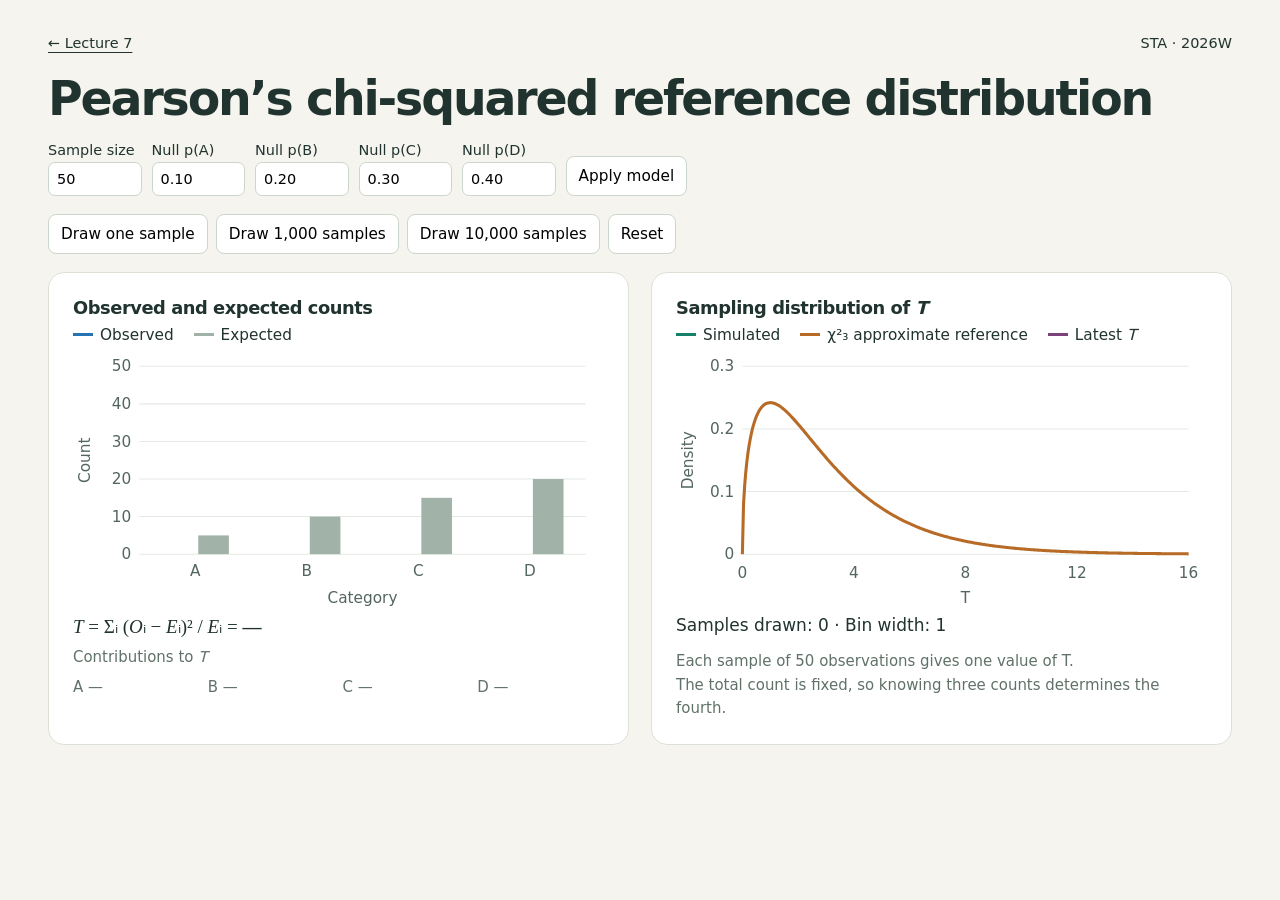
<file: lecture-7/pearson-chi-squared/index.html>
<!doctype html>
<html lang="en">
<head>
  <meta charset="utf-8">
  <meta name="viewport" content="width=device-width,initial-scale=1">
  <title>Pearson’s chi-squared reference distribution · Lecture 7</title>
  <link rel="stylesheet" href="../../style.css">
  <style>
    nav { margin-bottom: 22px; }
    h1 { font-size: clamp(2rem, 3.7vw, 3.25rem); }
    .buttons { flex-wrap: wrap; margin: 18px 0; }
    .model { display: flex; flex-wrap: wrap; align-items: end; gap: 10px; margin-top: 18px; }
    .model label { display: grid; gap: 4px; font-size: .85rem; }
    .model input { width: 5.5rem; padding: 8px; font: inherit; border: 1px solid #cbd6cc; border-radius: 7px; }
    .model-status:empty { display: none; }
    button, .legend { font-size: .9rem; }
    .pearson-plots { grid-template-columns: repeat(2, minmax(0, 1fr)); margin-top: 0; }
    .pearson-plots svg text { font-size: 15px; }
    .pearson-plots .plot-heading { font-size: 1.05rem; }
    .pearson-plots .note { font-size: .88rem; }
    .pearson-plots svg { margin-top: 8px; }
    .result { margin: 8px 0; }
    .contributions { display: grid; grid-template-columns: repeat(4, 1fr); gap: 8px; margin-top: 6px; }
    @media (max-width: 760px) {
      .pearson-plots { grid-template-columns: 1fr; }
    }
  </style>
</head>
<body>
<main>
  <nav><a href="../">← Lecture 7</a><span>STA · 2026W</span></nav>
  <h1>Pearson’s chi-squared reference distribution</h1>
  <form class="model" id="model">
    <label>Sample size <input id="n" type="number" min="1" max="10000" value="50" required></label>
    <label>Null p(A) <input id="p-A" type="number" min="0.000001" max="1" step="any" value="0.10" required></label>
    <label>Null p(B) <input id="p-B" type="number" min="0.000001" max="1" step="any" value="0.20" required></label>
    <label>Null p(C) <input id="p-C" type="number" min="0.000001" max="1" step="any" value="0.30" required></label>
    <label>Null p(D) <input id="p-D" type="number" min="0.000001" max="1" step="any" value="0.40" required></label>
    <button id="apply" type="submit" disabled>Apply model</button>
  </form>
  <p id="model-status" class="note model-status" role="status"></p>
  <div class="buttons">
    <button type="button" id="one" disabled>Draw one sample</button>
    <button type="button" id="thousand" disabled>Draw 1,000 samples</button>
    <button type="button" id="ten-thousand" disabled>Draw 10,000 samples</button>
    <button type="button" id="reset" disabled>Reset</button>
  </div>
  <div class="layout pearson-plots">
    <section class="plot-panel">
      <h2 class="plot-heading">Observed and expected counts</h2>
      <div class="legend">
        <span style="--c:#2474b5">Observed</span>
        <span style="--c:#a1b3a8">Expected</span>
      </div>
      <svg id="counts" viewBox="0 0 520 250" role="img" aria-label="Expected counts for A through D"></svg>
      <p class="math result"><var>T</var> = Σᵢ (<var>O</var>ᵢ − <var>E</var>ᵢ)² / <var>E</var>ᵢ = <strong id="statistic">—</strong></p>
      <div class="note">
        Contributions to <var>T</var>
        <div class="contributions" id="contributions"></div>
      </div>
    </section>
    <section class="plot-panel">
      <h2 class="plot-heading">Sampling distribution of <var>T</var></h2>
      <div class="legend">
        <span style="--c:#15816a">Simulated</span>
        <span style="--c:#b76b27">χ²₃ approximate reference</span>
        <span style="--c:#7a417b">Latest <var>T</var></span>
      </div>
      <svg id="sampling" viewBox="0 0 520 250" role="img" aria-label="Sampling distribution and approximate chi-squared reference with 3 degrees of freedom"></svg>
      <p class="result" id="summary" role="status">Loading simulation…</p>
      <p class="note">Each sample of <span id="sample-size">50</span> observations gives one value of T.<br>
        The total count is fixed, so knowing three counts determines the fourth.</p>
    </section>
  </div>
</main>
<noscript><p>Enable JavaScript to run the simulation.</p></noscript>
<script type="module" src="app.js?v=pearson-5" onerror="document.getElementById('summary').textContent = 'The simulation script could not load. Reload to try again.'"></script>
</body>
</html>
</file>
<file: style.css>
:root{font-family:Inter,ui-sans-serif,system-ui,-apple-system,sans-serif;color:#20332f;background:#f5f4ee;font-size:17px}*{box-sizing:border-box}body{margin:0}main{max-width:1440px;margin:auto;padding:35px 48px 50px}a{color:inherit;text-underline-offset:4px}nav{display:flex;justify-content:space-between;font-size:.85rem;margin-bottom:36px}.eyebrow{font-size:.7rem;letter-spacing:.14em;font-weight:750;color:#536b62}h1{font-size:clamp(2rem,4vw,3.6rem);font-weight:600;letter-spacing:-.045em;line-height:1.08;margin:16px 0}h2{font-size:1.5rem;letter-spacing:-.025em;font-weight:600}.intro{color:#52665e;max-width:780px;line-height:1.6}.home{max-width:1100px;padding-top:100px}.card{display:block;text-decoration:none;background:white;border:1px solid #d8ded5;border-radius:16px;padding:30px;margin-top:40px;max-width:720px}.card:hover{border-color:#17836e}.card p{color:#52665e;line-height:1.5}.card h2 span{float:right}.layout{display:grid;grid-template-columns:minmax(0,1fr) 290px;gap:22px;margin-top:25px}.plot-panel,.controls,.equations{background:#fff;border:1px solid #dce1d8;border-radius:16px;padding:24px}.legend{display:flex;gap:20px;flex-wrap:wrap;font-size:.8rem}.legend span:before{content:'';display:inline-block;width:20px;height:3px;margin:0 7px 4px 0;background:var(--c)}svg{display:block;width:100%;height:auto;margin-top:12px;overflow:visible}svg text{font-family:inherit;fill:#53665e;font-size:12px}.stats{display:grid;grid-template-columns:repeat(3,1fr);gap:12px;border-top:1px solid #e8ece6;padding-top:20px}.stats small{display:block;font-size:.73rem;color:#5f7067}.stats strong{display:block;margin-top:7px;font-size:1.4rem;font-weight:600}.controls h3{margin:0 0 6px;font-size:1rem}.controls>p{font-size:.76rem;line-height:1.5;color:#62736a}.control{margin:23px 0}.control label{display:flex;justify-content:space-between;font-size:.85rem;font-weight:600}.control small{display:block;font-size:.7rem;color:#62736a;margin:4px 0 10px}output{font-variant-numeric:tabular-nums}input[type=range]{width:100%;accent-color:#207a67;cursor:pointer}button{font:inherit;font-size:.78rem;border:1px solid #cbd6cc;border-radius:8px;padding:10px 12px;background:#fff;cursor:pointer}button:hover{background:#edf4ef}button:focus-visible,a:focus-visible,input:focus-visible{outline:3px solid #df9f25;outline-offset:4px}.buttons{display:flex;gap:8px}.note{font-size:.75rem;color:#607168;line-height:1.55;margin-bottom:0}.equations{margin-top:22px;line-height:1.65}.equations h3{margin-top:0}.math{font-family:Georgia,serif;font-size:1.12rem;overflow-wrap:anywhere}.formula-grid{display:grid;grid-template-columns:1fr 1fr;gap:24px}.formula-grid p{margin:8px 0}.source{font-size:.72rem;color:#607168;margin-top:25px}.sample{font-size:.78rem;color:#52665e;margin:8px 0 18px}.chapter-list{font-size:.8rem;margin:20px 0 28px}.chapter-list a{font-weight:600}@media(min-width:1500px){main{padding-top:45px}}@media(max-width:850px){main{padding:24px 20px}.layout{grid-template-columns:1fr}.controls{display:grid;grid-template-columns:1fr 1fr;gap:0 24px}.controls h3,.controls>p,.buttons{grid-column:1/-1}.control{margin:12px 0}.formula-grid{grid-template-columns:1fr}.legend{gap:12px}.stats strong{font-size:1.15rem}.plot-panel{padding:16px}.home{padding-top:60px}}
[hidden]{display:none!important}.toggle{display:flex;align-items:center;gap:9px;font-size:.85rem;margin:18px 0;grid-column:1/-1}.toggle input{accent-color:#15816a;width:18px;height:18px}.plot-heading{font-size:.88rem;margin:0 0 8px}.distance-charts svg{margin-top:0}.distance-charts .stats{margin-top:16px}.status{background:#f0f4ee;padding:12px;border-radius:8px;font-size:.8rem;line-height:1.5}.improper{background:#fff2dd;color:#80521b}.distance-charts .legend{margin:12px 0}.distance-charts .stats strong{font-size:1.1rem}
</file>
